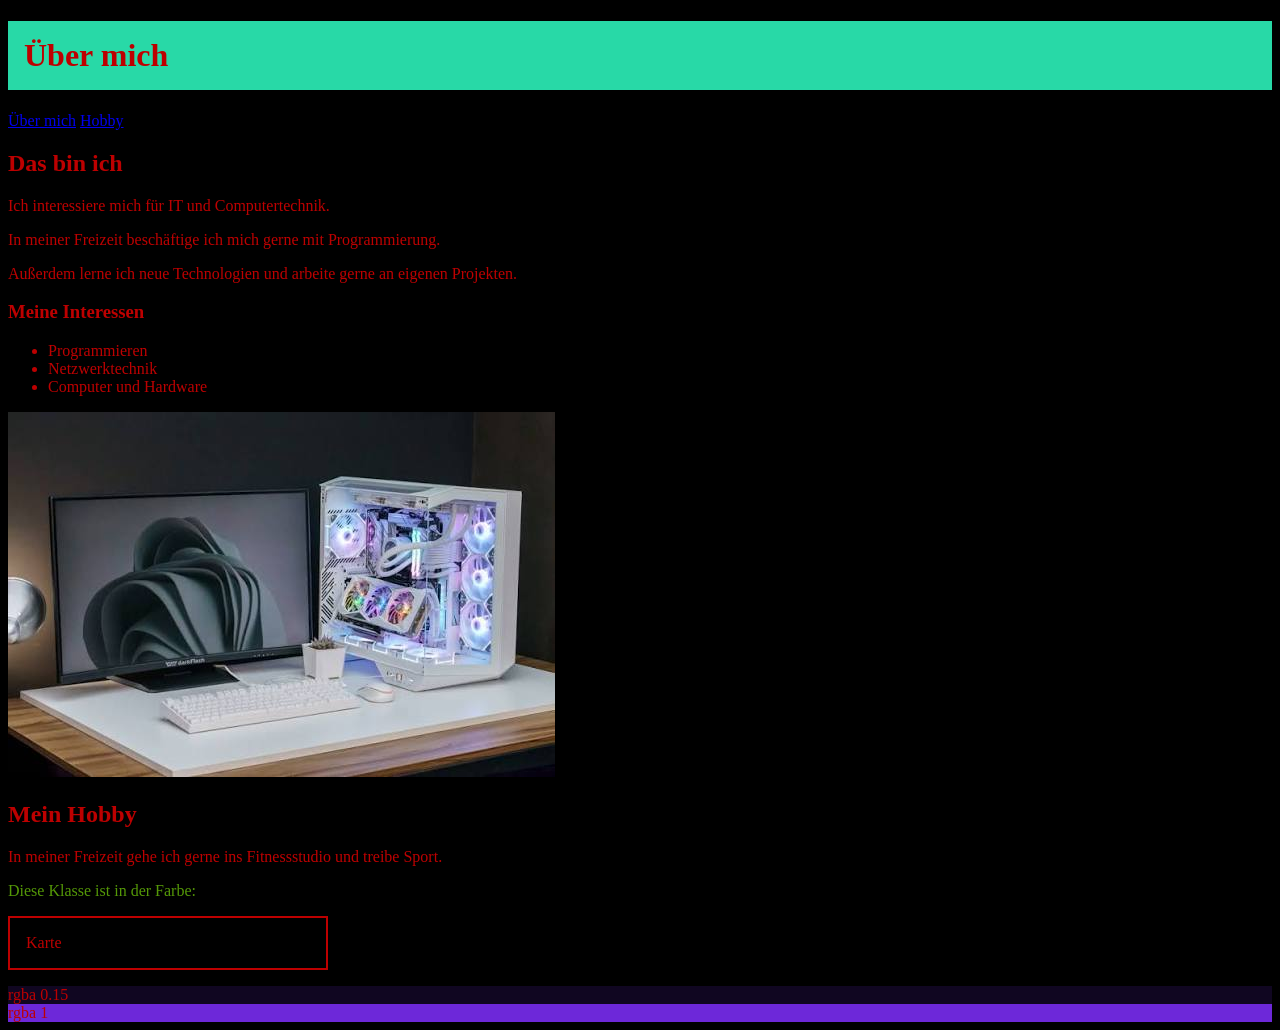
<file: 2026-09-29-css-basic/index.html>
<!DOCTYPE html>
<html lang="en">
<head>
    <meta charset="UTF-8">
    <meta name="viewport" content="width=device-width, initial-scale=1.0">
    <link rel="stylesheet" href="style.css">
    <title>Über mich</title>
</head>
<body>
    <h1>Über mich</h1> 

    <nav> <!--<nav> – Enthält die Navigationslinks einer Website, damit Benutzer zwischen verschiedenen Bereichen/Seiten wechseln können.-->
            <a href="#ueber-mich">Über mich</a>
            <a href="#hobby">Hobby</a>
    </nav>

    <main>
        <article id="ueber-mich"> <!--<article> – Enthält einen eigenständigen Inhalt, z. B. einen Blogbeitrag, Artikel oder Text über ein bestimmtes Thema.-->
            <!-- article = Hauptinhalt der Seite -->
            <h2>Das bin ich</h2>

            <p>Ich interessiere mich für IT und Computertechnik.</p>
            <p>In meiner Freizeit beschäftige ich mich gerne mit Programmierung.</p>
            <p>Außerdem lerne ich neue Technologien und arbeite gerne an eigenen Projekten.</p>

            <h3>Meine Interessen</h3>
            <ul>
                <li>Programmieren</li>
                <li>Netzwerktechnik</li>
                <li>Computer und Hardware</li>
            </ul>

            <img src="images.jpg" alt="Computer auf einem Schreibtisch">
        </article>

        <aside id="hobby"> <!--<aside> – Enthält zusätzliche Informationen zum Hauptinhalt, z. B. Hobbys, Hinweise oder eine Seitenleiste.-->
            <!-- aside = zusätzliche Informationen zum Hauptinhalt -->
            <h2>Mein Hobby</h2>
            <p>In meiner Freizeit gehe ich gerne ins Fitnessstudio und treibe Sport.</p>
        </aside>
        <p class="gefaerbt">Diese Klasse ist in der Farbe:</p>
        <p class="karte">Karte</p>
        <div class="leicht">rgba 0.15</div>
        <div class="voll">rgba 1</div>
    </main>

</body>
</html>
</file>
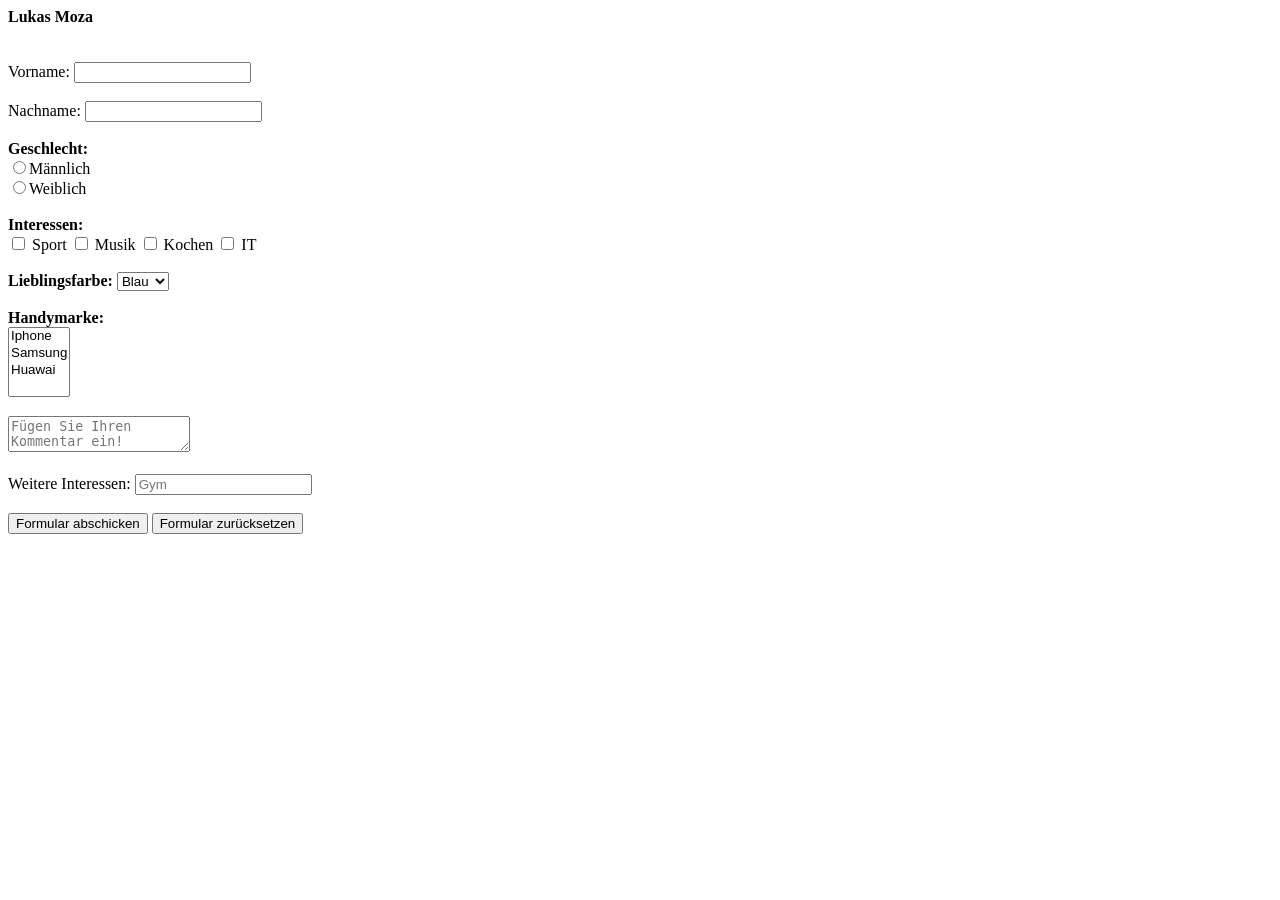
<file: 2026-10-06-Formular/index.html>
<!DOCTYPE html>
<html lang="de">
<head>
    <meta charset="UTF-8">
    <meta name="viewport" content="width=device-width, initial-scale=1.0">
    <title>Moza</title>
</head>
<body>
    <form
        action="mailto:moz220598@spengergasse.at?subject=Formular%20HTML%20Uebung%20Formular"
        method="post" enctype="text/plain">
        <b>Lukas Moza</b>
        <br><br><br>
        <!-- Texteingabe -->
        <label for="Vorname">Vorname: </label>
        <input type="text" name="Vorname" id="Vorname">
        <br><br>
        <label for="Nachname">Nachname: </label>
        <input type="text" name="Nachname" id="Nachname">
        <br><br>
        <!-- Radiobutton -->
         <b>Geschlecht:</b>
         <br>
         <input type="radio" name="geschlecht" value="maennlich" required>Männlich
         <br>
         <input type="radio" name="geschlecht" value="weiblich">Weiblich
         <br><br>
        <!-- Checkbox -->
         <b>Interessen:</b>
         <br>
         <input type="checkbox" name="hobby" value="Sport"> Sport
         <input type="checkbox" name="hobby" value="Musik"> Musik
         <input type="checkbox" name="hobby" value="kochen"> Kochen
         <input type="checkbox" name="hobby" value="It"> IT
         <br><br>
         
         <!-- Dropdown -->
        <b>Lieblingsfarbe: </b>
        <select name="farbe">
            <option value="blau">Blau</option>
            <option value="grün">Grün</option>
            <option value="rot">Rot</option>
            <option value="gelb">Gelb</option>
        </select>
        <br><br>

        <!-- Merhfachauswahl -->
         <b>Handymarke: </b>
         <br>
        <select name="handy" multiple>
            <option value="Iphone">Iphone</option>
            <option value="Samsung">Samsung</option>
            <option value="Huawai">Huawai</option>
        </select>
        <br><br>

        <!-- Mehrzeilige Textfelder -->
        <textarea name="Kommentar" placeholder="Fügen Sie Ihren Kommentar ein!"></textarea>
        <br><br>

        <!-- Und ein weiteres Eingabefeld -->
         <label for="WeitereInteressen">Weitere Interessen: </label>
        <input type="text" name="WeitereInteressen" id="WeitereInteressen" placeholder="Gym">
        <br><br>


         <!-- Button -->
          <input type="submit"
          value="Formular abschicken">
          <input type="reset"
          value="Formular zurücksetzen">
        
    </form>
    <!-- Texteingabe -->
    <!-- Radiobutton -->
    <!-- Checkbox -->
    <!-- Dropdown -->
    <!-- Merhfachauswahl -->
    <!-- Mehrzeilige Textfelder -->
    <!-- Und ein weiteres Eingabefeld -->
    <!-- Beim Abschicken des Formulars soll der Mailclient aufgerufen werden und die eingegebenen Daten an "Ihre eMail-Adresse" übermittelt werden.
     Die eMail soll vom Formular mit einem Betreff vesehen werden. -->
    <!-- Bonus: Pflichtfelder, pattern-matching -->
</body>
</html>
</file>
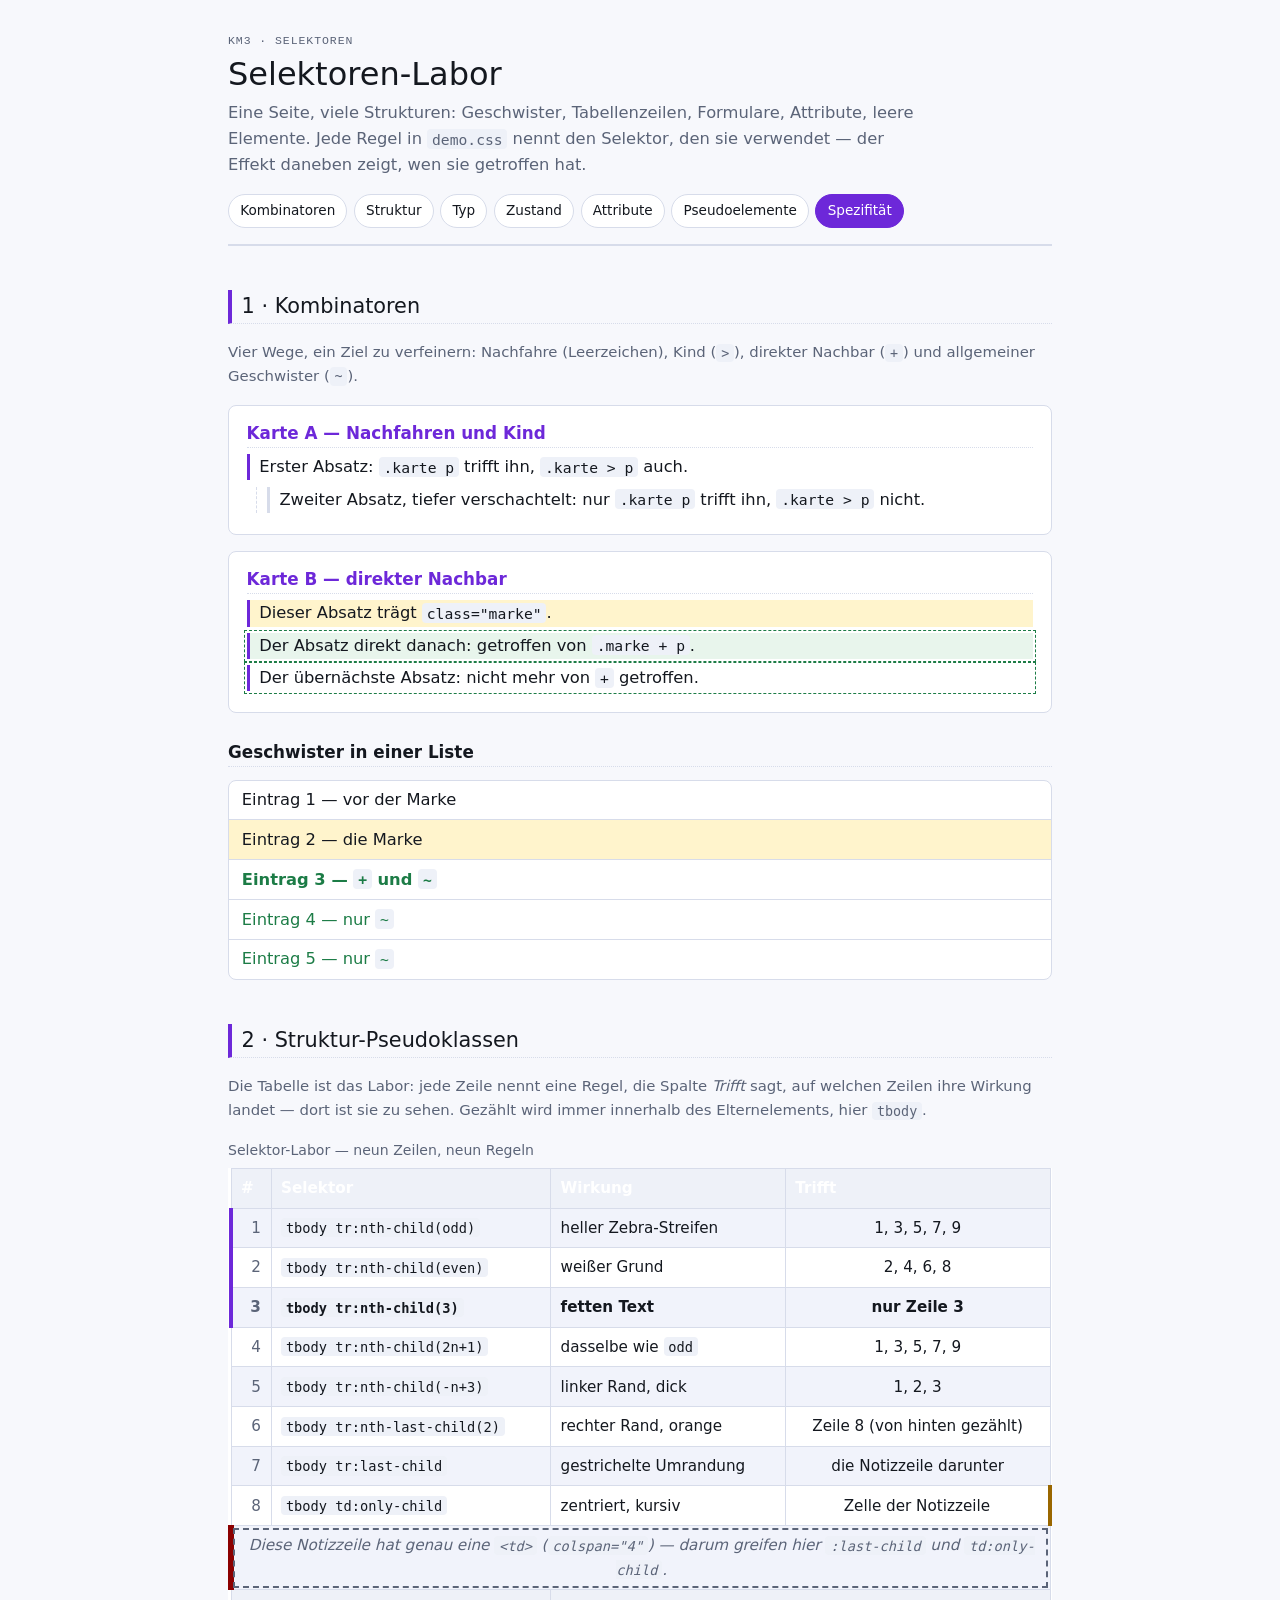
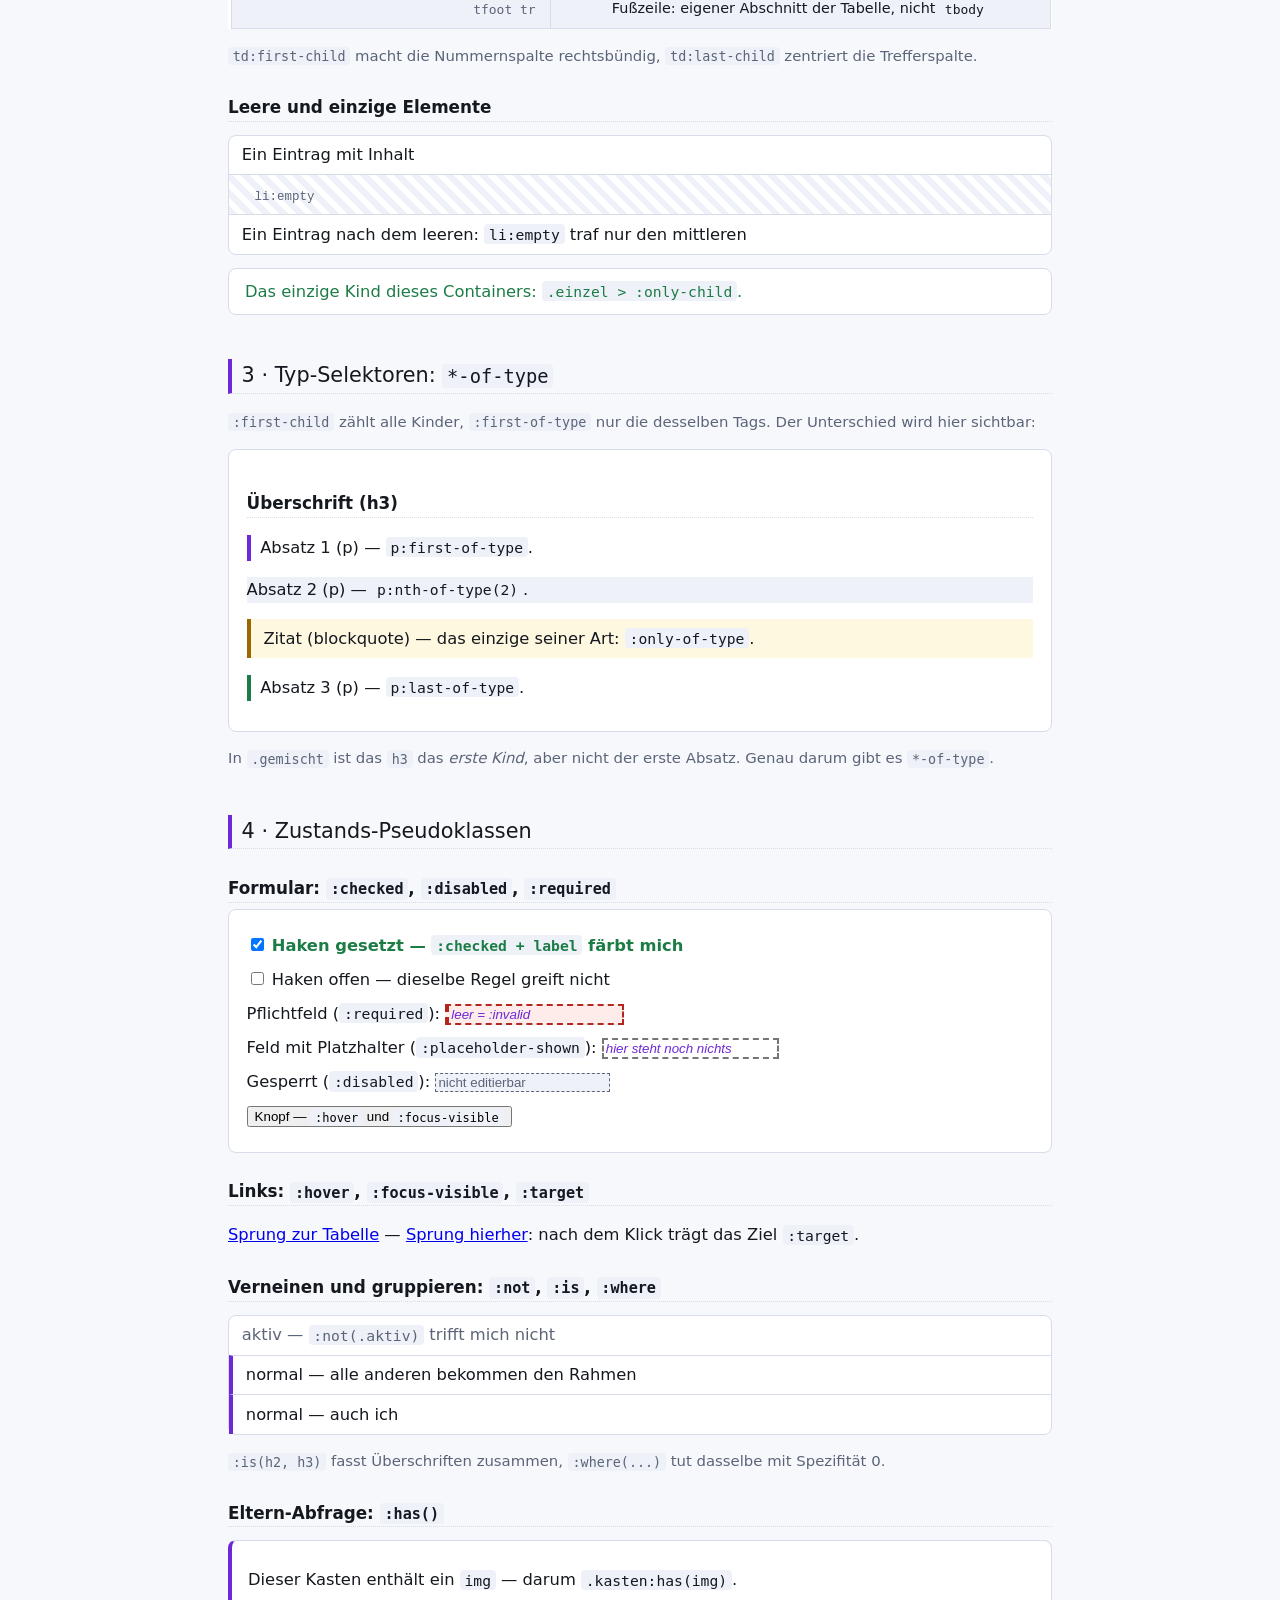
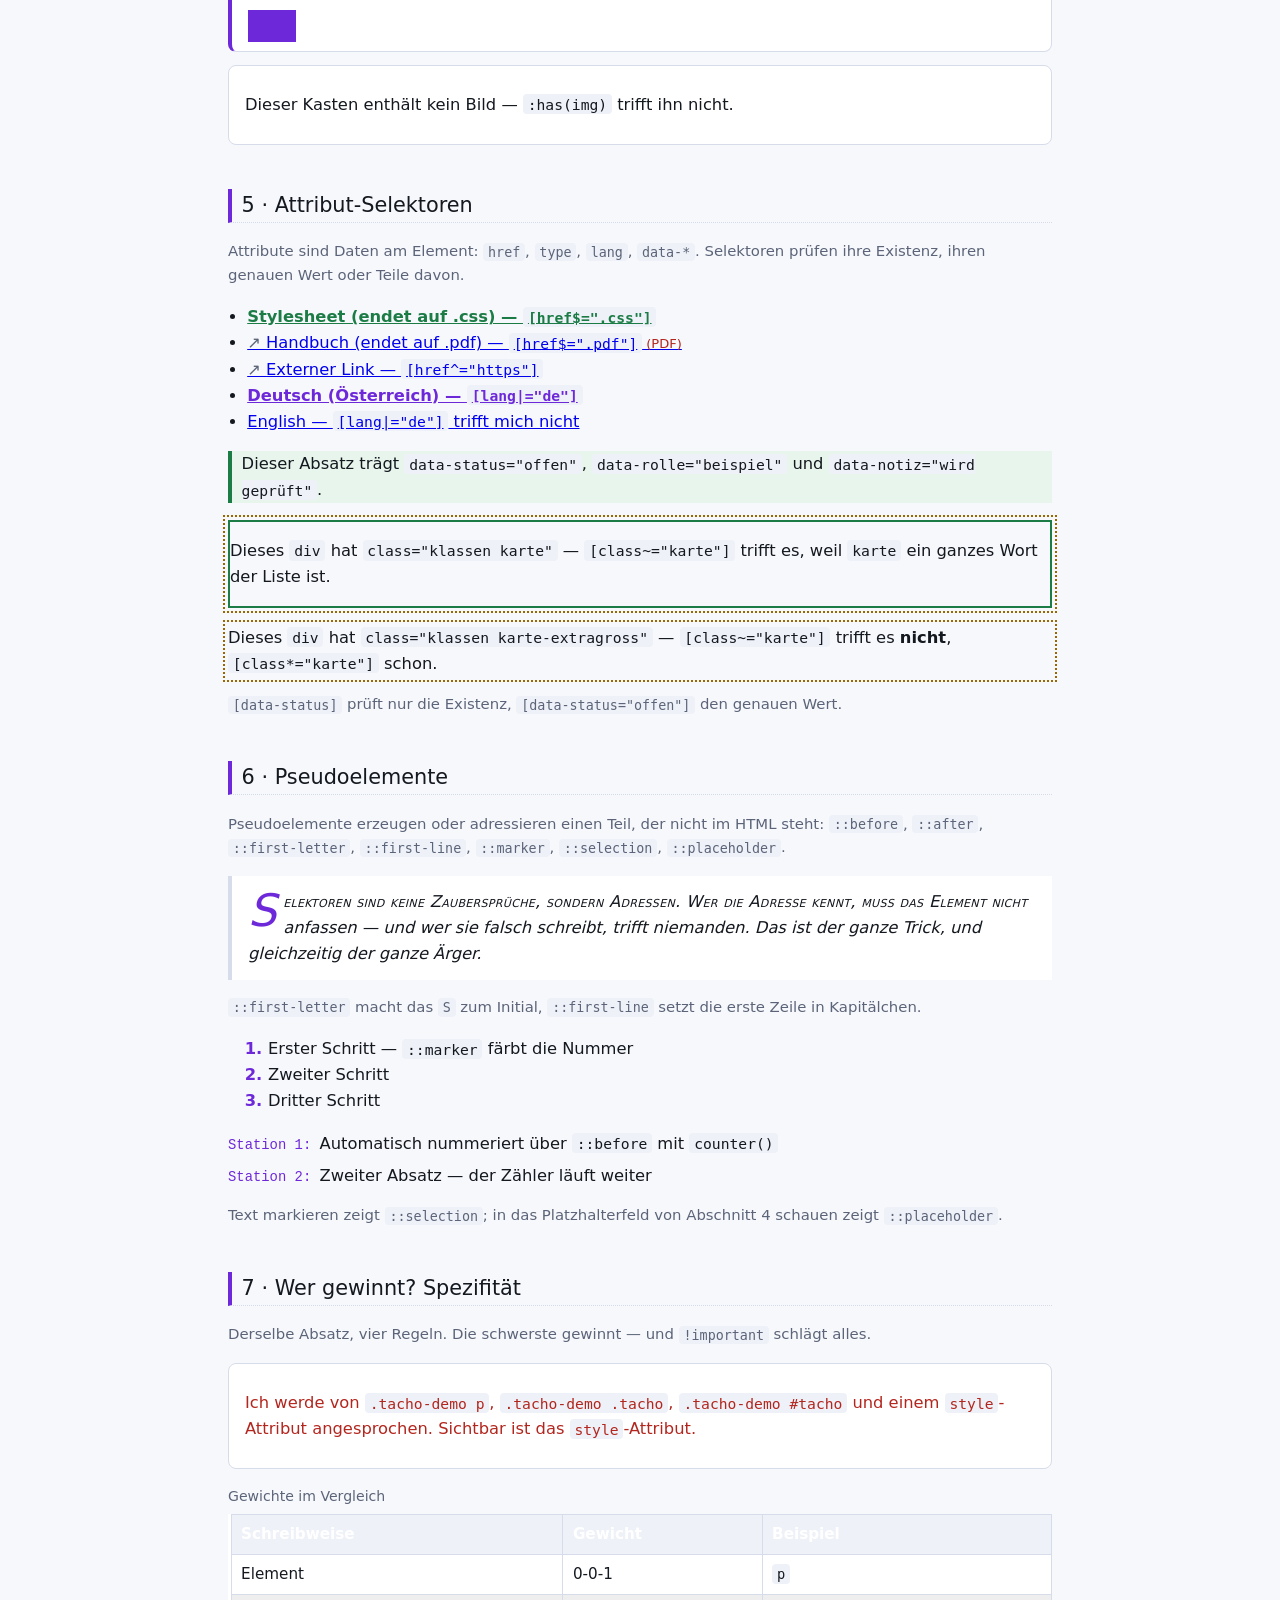
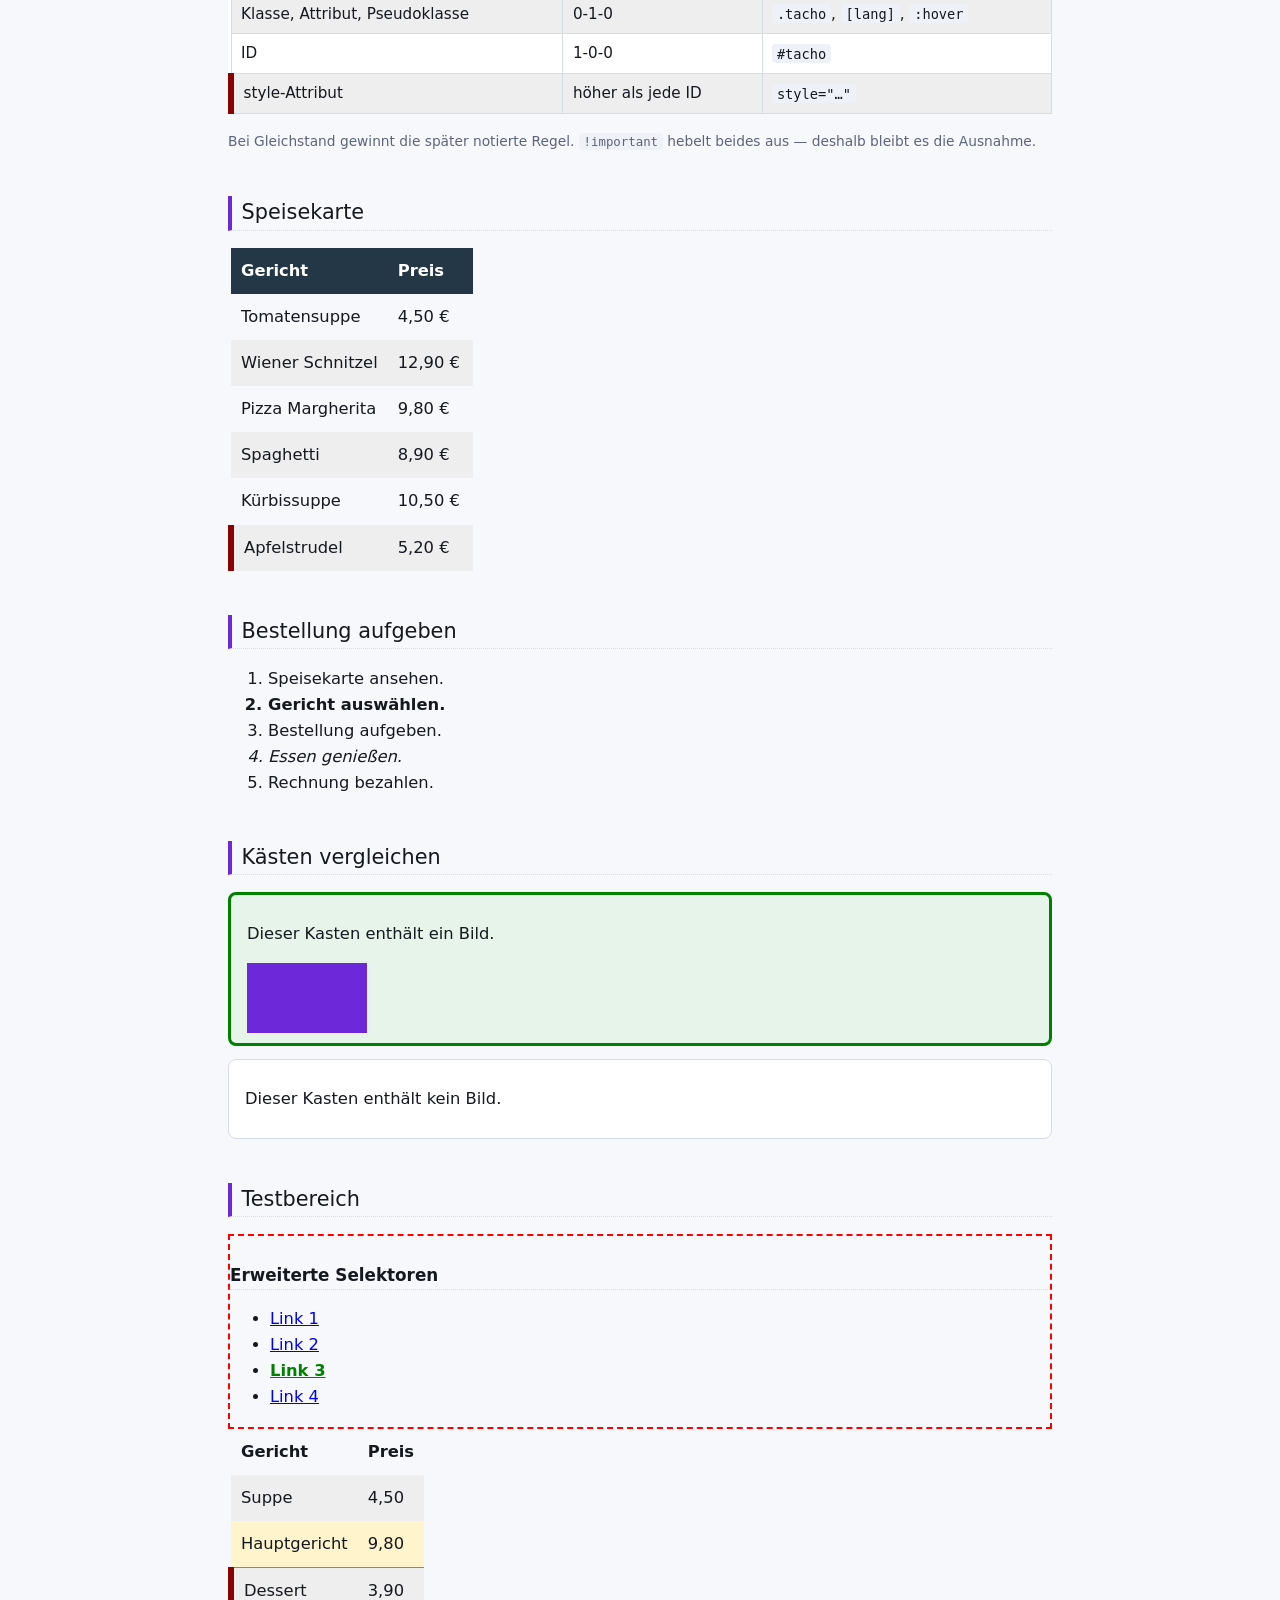
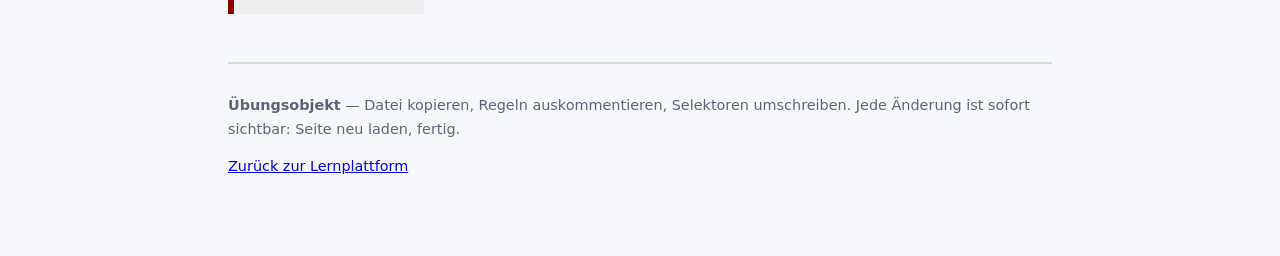
<file: 2026-11-13/KM3-04-css-selektoren/demo copy.html>
<!DOCTYPE html>
<html lang="de">
<head>
    <meta charset="UTF-8">
    <meta name="viewport" content="width=device-width, initial-scale=1.0">
    <title>Selektoren-Labor — jede Regel trifft genau, was sie soll</title>
    <link rel="stylesheet" href="demo copy.css">
    <link rel="stylesheet" href="loesung.css">
</head>
<body>

<!-- ===================================================================
     Diese Seite ist das Übungsobjekt: lauter Strukturen, an denen sich
     jede Selektoren-Art zeigen lässt. demo.css daneben enthält zu jeder
     Regel einen Kommentar mit dem Selektor und seiner Wirkung.
     Vorgehen: DevTools öffnen (F12) → Elements → Element anklicken →
     rechts unter „Styles" sieht man, welche Regel greift. Regel in
     demo.css auskommentieren → Effekt verschwindet.
     =================================================================== -->

<header class="seite">
    <p class="kicker">KM3 · Selektoren</p>
    <h1>Selektoren-Labor</h1>
    <p class="intro">
        Eine Seite, viele Strukturen: Geschwister, Tabellenzeilen, Formulare,
        Attribute, leere Elemente. Jede Regel in <code>demo.css</code> nennt
        den Selektor, den sie verwendet — der Effekt daneben zeigt, wen sie
        getroffen hat.
    </p>
    <nav class="wegweiser" aria-label="Abschnitte">
        <a href="#kombinatoren">Kombinatoren</a>
        <a href="#struktur">Struktur</a>
        <a href="#typ">Typ</a>
        <a href="#zustand">Zustand</a>
        <a href="#attribute">Attribute</a>
        <a href="#pseudo">Pseudoelemente</a>
        <a href="#spezifitaet">Spezifität</a>
    </nav>
</header>

<main>

<!-- ------------------------------------------------------ Kombinatoren -->
<section id="kombinatoren">
    <h2>1 · Kombinatoren</h2>
    <p class="hinweis">
        Vier Wege, ein Ziel zu verfeinern: Nachfahre (Leerzeichen),
        Kind (<code>&gt;</code>), direkter Nachbar (<code>+</code>) und
        allgemeiner Geschwister (<code>~</code>).
    </p>

    <article class="karte">
        <h3>Karte A — Nachfahren und Kind</h3>
        <p>Erster Absatz: <code>.karte p</code> trifft ihn, <code>.karte &gt; p</code> auch.</p>
        <div class="innen">
            <p>Zweiter Absatz, tiefer verschachtelt: nur <code>.karte p</code> trifft ihn,
                <code>.karte &gt; p</code> nicht.</p>
        </div>
    </article>

    <article class="karte">
        <h3>Karte B — direkter Nachbar</h3>
        <p class="marke">Dieser Absatz trägt <code>class="marke"</code>.</p>
        <p>Der Absatz direkt danach: getroffen von <code>.marke + p</code>.</p>
        <p>Der übernächste Absatz: nicht mehr von <code>+</code> getroffen.</p>
    </article>

    <h3>Geschwister in einer Liste</h3>
    <ul class="liste">
        <li>Eintrag 1 — vor der Marke</li>
        <li class="marke">Eintrag 2 — die Marke</li>
        <li>Eintrag 3 — <code>+</code> und <code>~</code></li>
        <li>Eintrag 4 — nur <code>~</code></li>
        <li>Eintrag 5 — nur <code>~</code></li>
    </ul>
</section>

<!-- ---------------------------------------------------------- Struktur -->
<section id="struktur">
    <h2>2 · Struktur-Pseudoklassen</h2>
    <p class="hinweis">
        Die Tabelle ist das Labor: jede Zeile nennt eine Regel, die Spalte
        <em>Trifft</em> sagt, auf welchen Zeilen ihre Wirkung landet — dort
        ist sie zu sehen. Gezählt wird immer innerhalb des Elternelements,
        hier <code>tbody</code>.
    </p>

    <table class="labor">
        <caption>Selektor-Labor — neun Zeilen, neun Regeln</caption>
        <thead>
            <tr>
                <th scope="col">#</th>
                <th scope="col">Selektor</th>
                <th scope="col">Wirkung</th>
                <th scope="col">Trifft</th>
            </tr>
        </thead>
        <tbody>
            <tr>
                <td>1</td>
                <td><code>tbody tr:nth-child(odd)</code></td>
                <td>heller Zebra-Streifen</td>
                <td>1, 3, 5, 7, 9</td>
            </tr>
            <tr>
                <td>2</td>
                <td><code>tbody tr:nth-child(even)</code></td>
                <td>weißer Grund</td>
                <td>2, 4, 6, 8</td>
            </tr>
            <tr>
                <td>3</td>
                <td><code>tbody tr:nth-child(3)</code></td>
                <td>fetten Text</td>
                <td>nur Zeile 3</td>
            </tr>
            <tr>
                <td>4</td>
                <td><code>tbody tr:nth-child(2n+1)</code></td>
                <td>dasselbe wie <code>odd</code></td>
                <td>1, 3, 5, 7, 9</td>
            </tr>
            <tr>
                <td>5</td>
                <td><code>tbody tr:nth-child(-n+3)</code></td>
                <td>linker Rand, dick</td>
                <td>1, 2, 3</td>
            </tr>
            <tr>
                <td>6</td>
                <td><code>tbody tr:nth-last-child(2)</code></td>
                <td>rechter Rand, orange</td>
                <td>Zeile 8 (von hinten gezählt)</td>
            </tr>
            <tr>
                <td>7</td>
                <td><code>tbody tr:last-child</code></td>
                <td>gestrichelte Umrandung</td>
                <td>die Notizzeile darunter</td>
            </tr>
            <tr>
                <td>8</td>
                <td><code>tbody td:only-child</code></td>
                <td>zentriert, kursiv</td>
                <td>Zelle der Notizzeile</td>
            </tr>
            <tr>
                <td colspan="4">Diese Notizzeile hat genau eine <code>&lt;td&gt;</code> (<code>colspan="4"</code>) — darum greifen hier <code>:last-child</code> und <code>td:only-child</code>.</td>
            </tr>
        </tbody>
        <tfoot>
            <tr>
                <td colspan="2"><code>tfoot tr</code></td>
                <td colspan="2">Fußzeile: eigener Abschnitt der Tabelle, nicht <code>tbody</code></td>
            </tr>
        </tfoot>
    </table>

    <p class="hinweis">
        <code>td:first-child</code> macht die Nummernspalte rechtsbündig,
        <code>td:last-child</code> zentriert die Trefferspalte.
    </p>

    <h3>Leere und einzige Elemente</h3>
    <ul class="liste">
        <li>Ein Eintrag mit Inhalt</li>
        <li class="leer"></li>
        <li>Ein Eintrag nach dem leeren: <code>li:empty</code> traf nur den mittleren</li>
    </ul>
    <div class="einzel">
        <p>Das einzige Kind dieses Containers: <code>.einzel &gt; :only-child</code>.</p>
    </div>
</section>

<!-- --------------------------------------------------------------- Typ -->
<section id="typ">
    <h2>3 · Typ-Selektoren: <code>*-of-type</code></h2>
    <p class="hinweis">
        <code>:first-child</code> zählt alle Kinder, <code>:first-of-type</code>
        nur die desselben Tags. Der Unterschied wird hier sichtbar:
    </p>

    <article class="gemischt">
        <h3>Überschrift (h3)</h3>
        <p>Absatz 1 (p) — <code>p:first-of-type</code>.</p>
        <p>Absatz 2 (p) — <code>p:nth-of-type(2)</code>.</p>
        <blockquote>Zitat (blockquote) — das einzige seiner Art: <code>:only-of-type</code>.</blockquote>
        <p>Absatz 3 (p) — <code>p:last-of-type</code>.</p>
    </article>

    <p class="hinweis">
        In <code>.gemischt</code> ist das <code>h3</code> das
        <em>erste Kind</em>, aber nicht der erste Absatz. Genau darum gibt es
        <code>*-of-type</code>.
    </p>
</section>

<!-- ----------------------------------------------------------- Zustand -->
<section id="zustand">
    <h2>4 · Zustands-Pseudoklassen</h2>

    <h3>Formular: <code>:checked</code>, <code>:disabled</code>, <code>:required</code></h3>
    <form class="formular">
        <p class="feld">
            <input type="checkbox" id="demo-haken" checked>
            <label for="demo-haken">Haken gesetzt — <code>:checked + label</code> färbt mich</label>
        </p>
        <p class="feld">
            <input type="checkbox" id="demo-haken-2">
            <label for="demo-haken-2">Haken offen — dieselbe Regel greift nicht</label>
        </p>
        <p class="feld">
            <label for="demo-text">Pflichtfeld (<code>:required</code>):</label>
            <input type="text" id="demo-text" required placeholder="leer = :invalid">
        </p>
        <p class="feld">
            <label for="demo-text-2">Feld mit Platzhalter (<code>:placeholder-shown</code>):</label>
            <input type="text" id="demo-text-2" placeholder="hier steht noch nichts">
        </p>
        <p class="feld">
            <label for="demo-gesperrt">Gesperrt (<code>:disabled</code>):</label>
            <input type="text" id="demo-gesperrt" value="nicht editierbar" disabled>
        </p>
        <p class="feld">
            <button type="button">Knopf — <code>:hover</code> und <code>:focus-visible</code></button>
        </p>
    </form>

    <h3>Links: <code>:hover</code>, <code>:focus-visible</code>, <code>:target</code></h3>
    <p>
        <a href="#struktur">Sprung zur Tabelle</a> —
        <a href="#zustand">Sprung hierher</a>: nach dem Klick trägt das Ziel
        <code>:target</code>.
    </p>

    <h3>Verneinen und gruppieren: <code>:not</code>, <code>:is</code>, <code>:where</code></h3>
    <ul class="liste auswahl">
        <li class="aktiv">aktiv — <code>:not(.aktiv)</code> trifft mich nicht</li>
        <li>normal — alle anderen bekommen den Rahmen</li>
        <li>normal — auch ich</li>
    </ul>
    <p class="hinweis">
        <code>:is(h2, h3)</code> fasst Überschriften zusammen,
        <code>:where(...)</code> tut dasselbe mit Spezifität 0.
    </p>

    <h3>Eltern-Abfrage: <code>:has()</code></h3>
    <div class="kasten">
        <p>Dieser Kasten enthält ein <code>img</code> — darum <code>.kasten:has(img)</code>.</p>
        <img src="data:image/svg+xml,%3Csvg xmlns='http://www.w3.org/2000/svg' width='48' height='32'%3E%3Crect width='48' height='32' fill='%236d28d9'/%3E%3C/svg%3E"
             alt="Platzhalterbild" width="48" height="32">
    </div>
    <div class="kasten">
        <p>Dieser Kasten enthält kein Bild — <code>:has(img)</code> trifft ihn nicht.</p>
    </div>
</section>

<!-- -------------------------------------------------------- Attribute -->
<section id="attribute">
    <h2>5 · Attribut-Selektoren</h2>
    <p class="hinweis">
        Attribute sind Daten am Element: <code>href</code>, <code>type</code>,
        <code>lang</code>, <code>data-*</code>. Selektoren prüfen ihre
        Existenz, ihren genauen Wert oder Teile davon.
    </p>

    <ul class="links">
        <li><a href="demo.css">Stylesheet (endet auf .css) — <code>[href$=".css"]</code></a></li>
        <li><a href="https://example.org/handbuch.pdf">Handbuch (endet auf .pdf) — <code>[href$=".pdf"]</code></a></li>
        <li><a href="https://example.org/">Externer Link — <code>[href^="https"]</code></a></li>
        <li><a href="#attribute" lang="de-AT">Deutsch (Österreich) — <code>[lang|="de"]</code></a></li>
        <li><a href="#attribute" lang="en">English — <code>[lang|="de"]</code> trifft mich nicht</a></li>
    </ul>

    <p class="daten" data-status="offen" data-rolle="beispiel" data-notiz="wird geprüft">
        Dieser Absatz trägt <code>data-status="offen"</code>,
        <code>data-rolle="beispiel"</code> und
        <code>data-notiz="wird geprüft"</code>.
    </p>

    <div class="klassen karte">
        <p>Dieses <code>div</code> hat <code>class="klassen karte"</code> —
            <code>[class~="karte"]</code> trifft es, weil <code>karte</code>
            ein ganzes Wort der Liste ist.</p>
    </div>
    <div class="klassen karte-extragross">
        <p>Dieses <code>div</code> hat <code>class="klassen karte-extragross"</code> —
            <code>[class~="karte"]</code> trifft es <strong>nicht</strong>,
            <code>[class*="karte"]</code> schon.</p>
    </div>

    <p class="hinweis">
        <code>[data-status]</code> prüft nur die Existenz,
        <code>[data-status="offen"]</code> den genauen Wert.
    </p>
</section>

<!-- ---------------------------------------------------- Pseudoelemente -->
<section id="pseudo">
    <h2>6 · Pseudoelemente</h2>
    <p class="hinweis">
        Pseudoelemente erzeugen oder adressieren einen Teil, der nicht im HTML
        steht: <code>::before</code>, <code>::after</code>, <code>::first-letter</code>,
        <code>::first-line</code>, <code>::marker</code>, <code>::selection</code>,
        <code>::placeholder</code>.
    </p>

    <blockquote class="zitat">
        Selektoren sind keine Zaubersprüche, sondern Adressen. Wer die Adresse
        kennt, muss das Element nicht anfassen — und wer sie falsch schreibt,
        trifft niemanden. Das ist der ganze Trick, und gleichzeitig der ganze
        Ärger.
    </blockquote>
    <p class="hinweis">
        <code>::first-letter</code> macht das <code>S</code> zum Initial,
        <code>::first-line</code> setzt die erste Zeile in Kapitälchen.
    </p>

    <ol class="schritte">
        <li>Erster Schritt — <code>::marker</code> färbt die Nummer</li>
        <li>Zweiter Schritt</li>
        <li>Dritter Schritt</li>
    </ol>

    <p class="zaehler">Automatisch nummeriert über <code>::before</code> mit <code>counter()</code></p>
    <p class="zaehler">Zweiter Absatz — der Zähler läuft weiter</p>

    <p class="hinweis">
        Text markieren zeigt <code>::selection</code>; in das Platzhalterfeld
        von Abschnitt 4 schauen zeigt <code>::placeholder</code>.
    </p>
</section>

<!-- -------------------------------------------------------- Spezifität -->
<section id="spezifitaet">
    <h2>7 · Wer gewinnt? Spezifität</h2>
    <p class="hinweis">
        Derselbe Absatz, vier Regeln. Die schwerste gewinnt — und
        <code>!important</code> schlägt alles.
    </p>

    <div class="tacho-demo">
        <p class="tacho" id="tacho" style="color: #b3261e;">
            Ich werde von <code>.tacho-demo p</code>, <code>.tacho-demo .tacho</code>,
            <code>.tacho-demo #tacho</code> und einem <code>style</code>-Attribut
            angesprochen. Sichtbar ist das <code>style</code>-Attribut.
        </p>
    </div>

    <table class="gewichte">
        <caption>Gewichte im Vergleich</caption>
        <thead>
            <tr><th scope="col">Schreibweise</th><th scope="col">Gewicht</th><th scope="col">Beispiel</th></tr>
        </thead>
        <tbody>
            <tr><td>Element</td><td>0-0-1</td><td><code>p</code></td></tr>
            <tr><td>Klasse, Attribut, Pseudoklasse</td><td>0-1-0</td><td><code>.tacho</code>, <code>[lang]</code>, <code>:hover</code></td></tr>
            <tr><td>ID</td><td>1-0-0</td><td><code>#tacho</code></td></tr>
            <tr><td>style-Attribut</td><td>höher als jede ID</td><td><code>style="…"</code></td></tr>
        </tbody>
    </table>
    <p class="fussnote">
        Bei Gleichstand gewinnt die später notierte Regel. <code>!important</code>
        hebelt beides aus — deshalb bleibt es die Ausnahme.
    </p>
</section>




<h2>Speisekarte</h2>

<table>
    <thead>
        <tr>
            <th>Gericht</th>
            <th>Preis</th>
        </tr>
    </thead>

    <tbody>
        <tr>
            <td>Tomatensuppe</td>
            <td>4,50 €</td>
        </tr>
        <tr>
            <td>Wiener Schnitzel</td>
            <td>12,90 €</td>
        </tr>
        <tr>
            <td>Pizza Margherita</td>
            <td>9,80 €</td>
        </tr>
        <tr>
            <td>Spaghetti</td>
            <td>8,90 €</td>
        </tr>
        <tr>
            <td>Kürbissuppe</td>
            <td>10,50 €</td>
        </tr>
        <tr>
            <td>Apfelstrudel</td>
            <td>5,20 €</td>
        </tr>
    </tbody>
</table>





<h2>Bestellung aufgeben</h2>

<ol>
    <li>Speisekarte ansehen.</li>
    <li>Gericht auswählen.</li>
    <li>Bestellung aufgeben.</li>
    <li>Essen genießen.</li>
    <li>Rechnung bezahlen.</li>
</ol>



<h2>Kästen vergleichen</h2>

<div class="kasten">
    <p>Dieser Kasten enthält ein Bild.</p>

    <img
        src="data:image/svg+xml,%3Csvg xmlns='http://www.w3.org/2000/svg' width='120' height='70'%3E%3Crect width='120' height='70' fill='%236d28d9'/%3E%3C/svg%3E"
        alt="Violettes Rechteck"
        width="120"
        height="70">
</div>

<div class="kasten">
    <p>Dieser Kasten enthält kein Bild.</p>
</div>



<article class="testbereich">
    <h2>Testbereich</h2>

    <section data-topic="css-adv-selectors">
        <h3>Erweiterte Selektoren</h3>
        <ul>
            <li><a href="#">Link 1</a></li>
            <li><a href="#">Link 2</a></li>
            <li><a href="#">Link 3</a></li>
            <li><a href="#">Link 4</a></li>
        </ul>
    </section>

    <table class="preise">
        <tr><th>Gericht</th><th>Preis</th></tr>
        <tr><td>Suppe</td><td>4,50</td></tr>
        <tr><td>Hauptgericht</td><td>9,80</td></tr>
        <tr><td>Dessert</td><td>3,90</td></tr>
    </table>
</article>

</main>

<footer class="seite">
    <p>
        <strong>Übungsobjekt</strong> — Datei kopieren, Regeln auskommentieren,
        Selektoren umschreiben. Jede Änderung ist sofort sichtbar:
        Seite neu laden, fertig.
    </p>
    <p><a href="../../index.html">Zurück zur Lernplattform</a></p>
</footer>
</body>
</html>
</file>
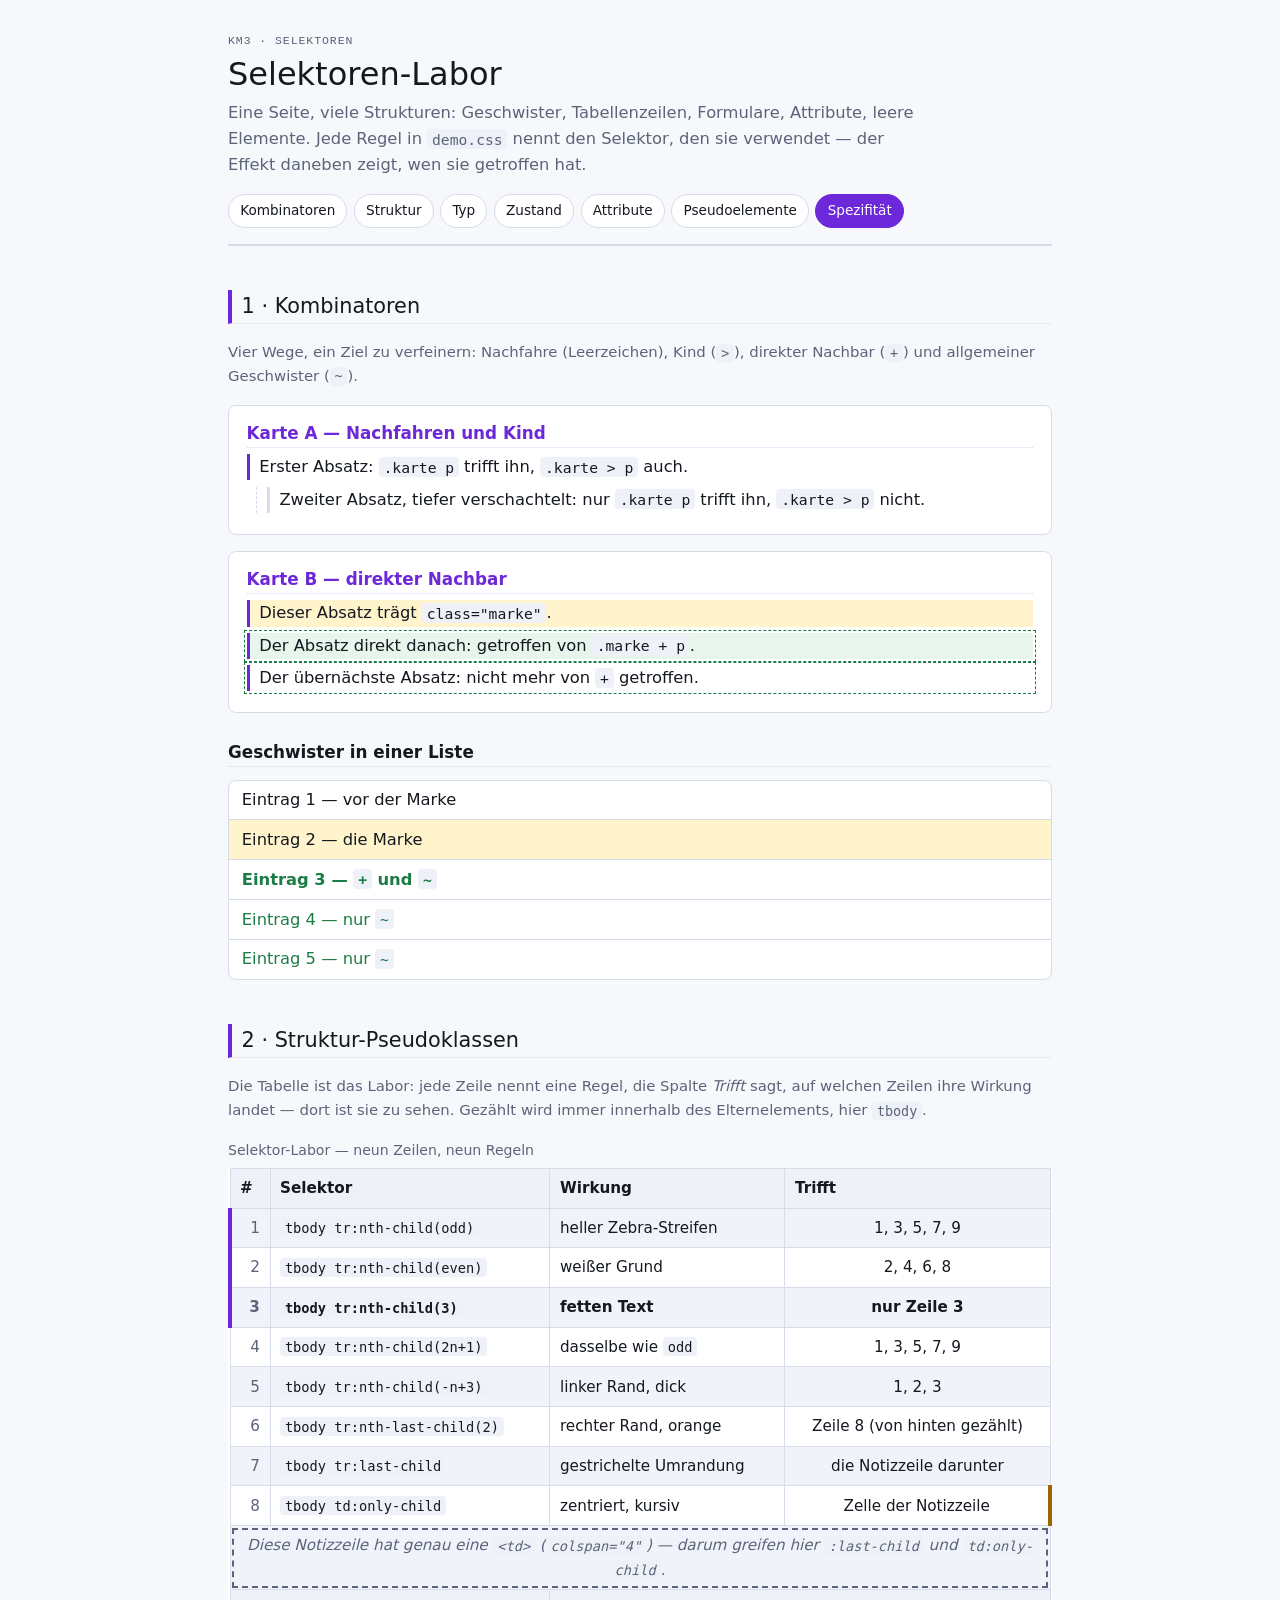
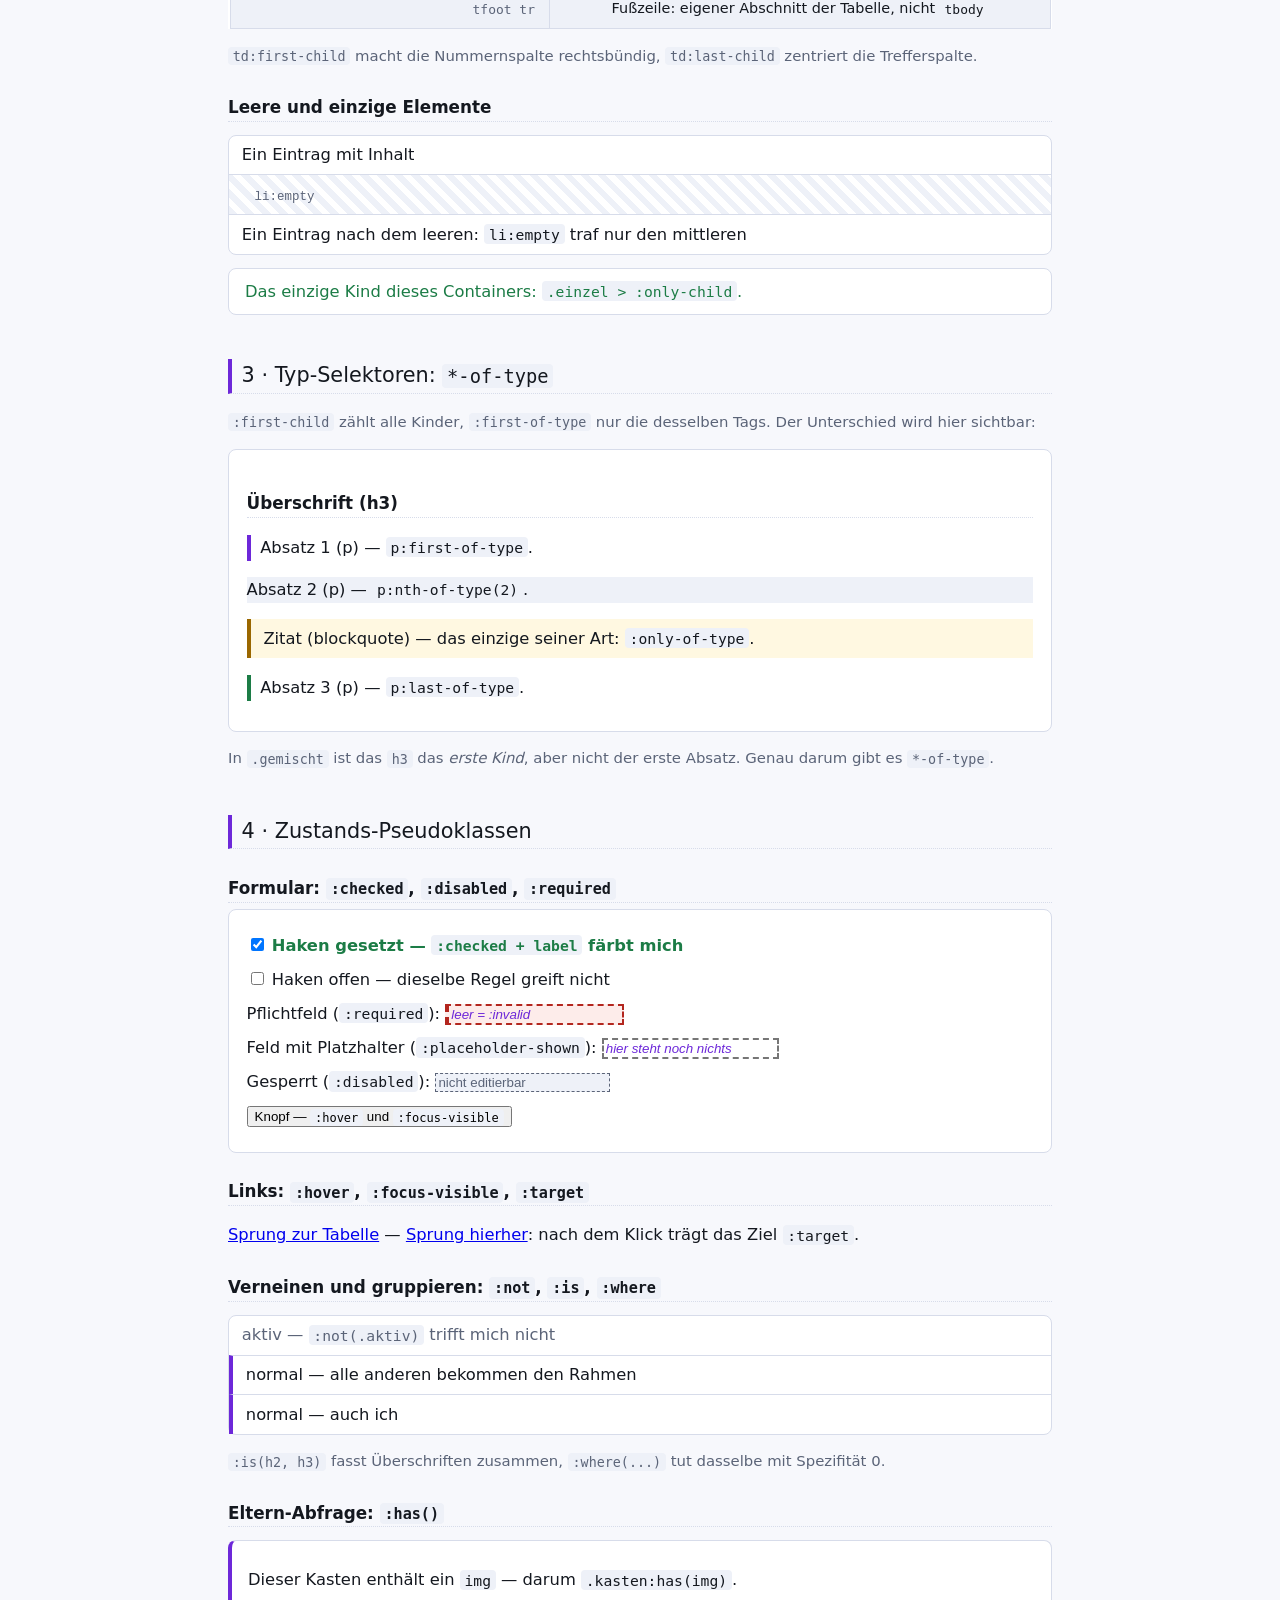
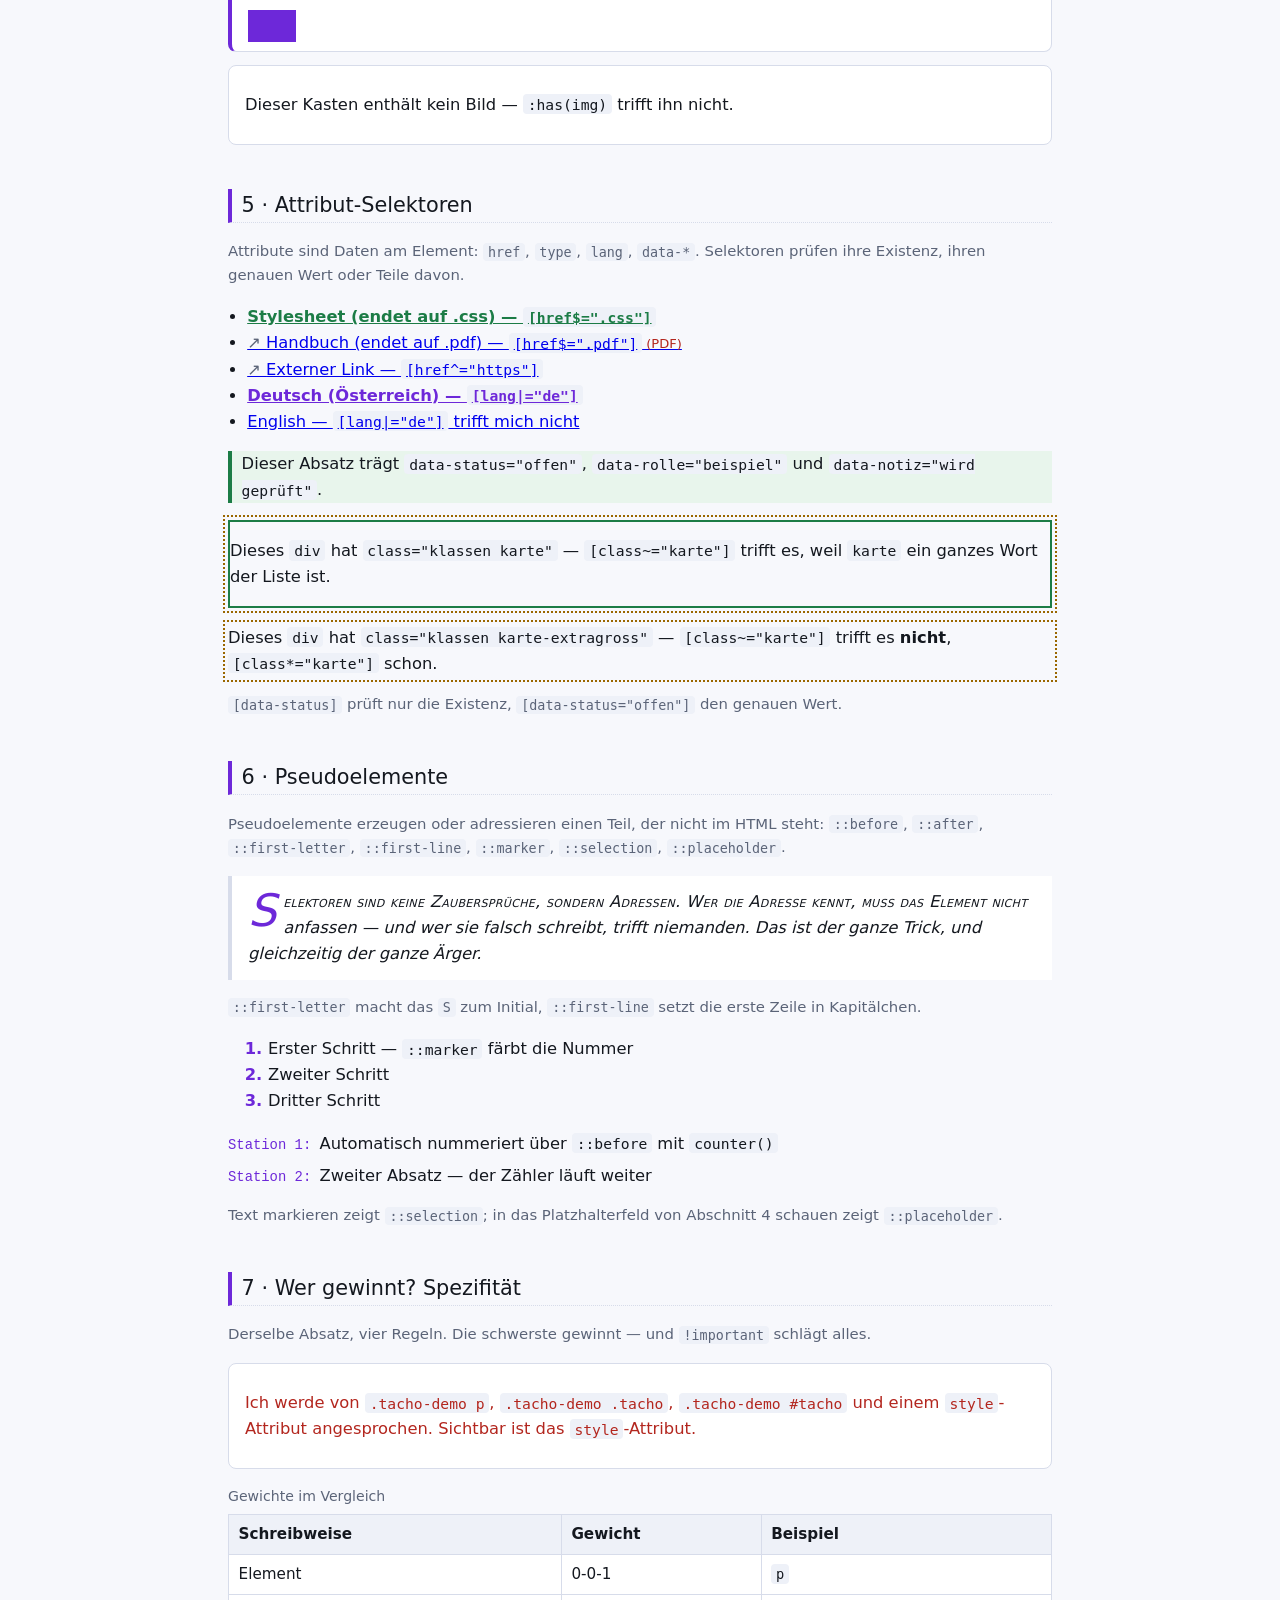
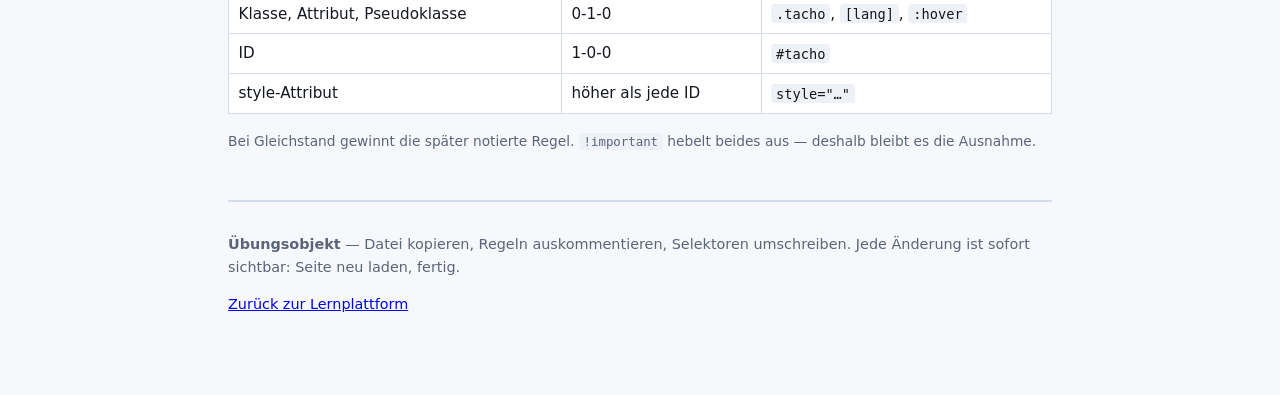
<file: 2026-11-13/KM3-04-css-selektoren/demo.html>
<!DOCTYPE html>
<html lang="de">
<head>
    <meta charset="UTF-8">
    <meta name="viewport" content="width=device-width, initial-scale=1.0">
    <title>Selektoren-Labor — jede Regel trifft genau, was sie soll</title>
    <link rel="stylesheet" href="demo.css">
</head>
<body>

<!-- ===================================================================
     Diese Seite ist das Übungsobjekt: lauter Strukturen, an denen sich
     jede Selektoren-Art zeigen lässt. demo.css daneben enthält zu jeder
     Regel einen Kommentar mit dem Selektor und seiner Wirkung.
     Vorgehen: DevTools öffnen (F12) → Elements → Element anklicken →
     rechts unter „Styles" sieht man, welche Regel greift. Regel in
     demo.css auskommentieren → Effekt verschwindet.
     =================================================================== -->

<header class="seite">
    <p class="kicker">KM3 · Selektoren</p>
    <h1>Selektoren-Labor</h1>
    <p class="intro">
        Eine Seite, viele Strukturen: Geschwister, Tabellenzeilen, Formulare,
        Attribute, leere Elemente. Jede Regel in <code>demo.css</code> nennt
        den Selektor, den sie verwendet — der Effekt daneben zeigt, wen sie
        getroffen hat.
    </p>
    <nav class="wegweiser" aria-label="Abschnitte">
        <a href="#kombinatoren">Kombinatoren</a>
        <a href="#struktur">Struktur</a>
        <a href="#typ">Typ</a>
        <a href="#zustand">Zustand</a>
        <a href="#attribute">Attribute</a>
        <a href="#pseudo">Pseudoelemente</a>
        <a href="#spezifitaet">Spezifität</a>
    </nav>
</header>

<main>

<!-- ------------------------------------------------------ Kombinatoren -->
<section id="kombinatoren">
    <h2>1 · Kombinatoren</h2>
    <p class="hinweis">
        Vier Wege, ein Ziel zu verfeinern: Nachfahre (Leerzeichen),
        Kind (<code>&gt;</code>), direkter Nachbar (<code>+</code>) und
        allgemeiner Geschwister (<code>~</code>).
    </p>

    <article class="karte">
        <h3>Karte A — Nachfahren und Kind</h3>
        <p>Erster Absatz: <code>.karte p</code> trifft ihn, <code>.karte &gt; p</code> auch.</p>
        <div class="innen">
            <p>Zweiter Absatz, tiefer verschachtelt: nur <code>.karte p</code> trifft ihn,
                <code>.karte &gt; p</code> nicht.</p>
        </div>
    </article>

    <article class="karte">
        <h3>Karte B — direkter Nachbar</h3>
        <p class="marke">Dieser Absatz trägt <code>class="marke"</code>.</p>
        <p>Der Absatz direkt danach: getroffen von <code>.marke + p</code>.</p>
        <p>Der übernächste Absatz: nicht mehr von <code>+</code> getroffen.</p>
    </article>

    <h3>Geschwister in einer Liste</h3>
    <ul class="liste">
        <li>Eintrag 1 — vor der Marke</li>
        <li class="marke">Eintrag 2 — die Marke</li>
        <li>Eintrag 3 — <code>+</code> und <code>~</code></li>
        <li>Eintrag 4 — nur <code>~</code></li>
        <li>Eintrag 5 — nur <code>~</code></li>
    </ul>
</section>

<!-- ---------------------------------------------------------- Struktur -->
<section id="struktur">
    <h2>2 · Struktur-Pseudoklassen</h2>
    <p class="hinweis">
        Die Tabelle ist das Labor: jede Zeile nennt eine Regel, die Spalte
        <em>Trifft</em> sagt, auf welchen Zeilen ihre Wirkung landet — dort
        ist sie zu sehen. Gezählt wird immer innerhalb des Elternelements,
        hier <code>tbody</code>.
    </p>

    <table class="labor">
        <caption>Selektor-Labor — neun Zeilen, neun Regeln</caption>
        <thead>
            <tr>
                <th scope="col">#</th>
                <th scope="col">Selektor</th>
                <th scope="col">Wirkung</th>
                <th scope="col">Trifft</th>
            </tr>
        </thead>
        <tbody>
            <tr>
                <td>1</td>
                <td><code>tbody tr:nth-child(odd)</code></td>
                <td>heller Zebra-Streifen</td>
                <td>1, 3, 5, 7, 9</td>
            </tr>
            <tr>
                <td>2</td>
                <td><code>tbody tr:nth-child(even)</code></td>
                <td>weißer Grund</td>
                <td>2, 4, 6, 8</td>
            </tr>
            <tr>
                <td>3</td>
                <td><code>tbody tr:nth-child(3)</code></td>
                <td>fetten Text</td>
                <td>nur Zeile 3</td>
            </tr>
            <tr>
                <td>4</td>
                <td><code>tbody tr:nth-child(2n+1)</code></td>
                <td>dasselbe wie <code>odd</code></td>
                <td>1, 3, 5, 7, 9</td>
            </tr>
            <tr>
                <td>5</td>
                <td><code>tbody tr:nth-child(-n+3)</code></td>
                <td>linker Rand, dick</td>
                <td>1, 2, 3</td>
            </tr>
            <tr>
                <td>6</td>
                <td><code>tbody tr:nth-last-child(2)</code></td>
                <td>rechter Rand, orange</td>
                <td>Zeile 8 (von hinten gezählt)</td>
            </tr>
            <tr>
                <td>7</td>
                <td><code>tbody tr:last-child</code></td>
                <td>gestrichelte Umrandung</td>
                <td>die Notizzeile darunter</td>
            </tr>
            <tr>
                <td>8</td>
                <td><code>tbody td:only-child</code></td>
                <td>zentriert, kursiv</td>
                <td>Zelle der Notizzeile</td>
            </tr>
            <tr>
                <td colspan="4">Diese Notizzeile hat genau eine <code>&lt;td&gt;</code> (<code>colspan="4"</code>) — darum greifen hier <code>:last-child</code> und <code>td:only-child</code>.</td>
            </tr>
        </tbody>
        <tfoot>
            <tr>
                <td colspan="2"><code>tfoot tr</code></td>
                <td colspan="2">Fußzeile: eigener Abschnitt der Tabelle, nicht <code>tbody</code></td>
            </tr>
        </tfoot>
    </table>

    <p class="hinweis">
        <code>td:first-child</code> macht die Nummernspalte rechtsbündig,
        <code>td:last-child</code> zentriert die Trefferspalte.
    </p>

    <h3>Leere und einzige Elemente</h3>
    <ul class="liste">
        <li>Ein Eintrag mit Inhalt</li>
        <li class="leer"></li>
        <li>Ein Eintrag nach dem leeren: <code>li:empty</code> traf nur den mittleren</li>
    </ul>
    <div class="einzel">
        <p>Das einzige Kind dieses Containers: <code>.einzel &gt; :only-child</code>.</p>
    </div>
</section>

<!-- --------------------------------------------------------------- Typ -->
<section id="typ">
    <h2>3 · Typ-Selektoren: <code>*-of-type</code></h2>
    <p class="hinweis">
        <code>:first-child</code> zählt alle Kinder, <code>:first-of-type</code>
        nur die desselben Tags. Der Unterschied wird hier sichtbar:
    </p>

    <article class="gemischt">
        <h3>Überschrift (h3)</h3>
        <p>Absatz 1 (p) — <code>p:first-of-type</code>.</p>
        <p>Absatz 2 (p) — <code>p:nth-of-type(2)</code>.</p>
        <blockquote>Zitat (blockquote) — das einzige seiner Art: <code>:only-of-type</code>.</blockquote>
        <p>Absatz 3 (p) — <code>p:last-of-type</code>.</p>
    </article>

    <p class="hinweis">
        In <code>.gemischt</code> ist das <code>h3</code> das
        <em>erste Kind</em>, aber nicht der erste Absatz. Genau darum gibt es
        <code>*-of-type</code>.
    </p>
</section>

<!-- ----------------------------------------------------------- Zustand -->
<section id="zustand">
    <h2>4 · Zustands-Pseudoklassen</h2>

    <h3>Formular: <code>:checked</code>, <code>:disabled</code>, <code>:required</code></h3>
    <form class="formular">
        <p class="feld">
            <input type="checkbox" id="demo-haken" checked>
            <label for="demo-haken">Haken gesetzt — <code>:checked + label</code> färbt mich</label>
        </p>
        <p class="feld">
            <input type="checkbox" id="demo-haken-2">
            <label for="demo-haken-2">Haken offen — dieselbe Regel greift nicht</label>
        </p>
        <p class="feld">
            <label for="demo-text">Pflichtfeld (<code>:required</code>):</label>
            <input type="text" id="demo-text" required placeholder="leer = :invalid">
        </p>
        <p class="feld">
            <label for="demo-text-2">Feld mit Platzhalter (<code>:placeholder-shown</code>):</label>
            <input type="text" id="demo-text-2" placeholder="hier steht noch nichts">
        </p>
        <p class="feld">
            <label for="demo-gesperrt">Gesperrt (<code>:disabled</code>):</label>
            <input type="text" id="demo-gesperrt" value="nicht editierbar" disabled>
        </p>
        <p class="feld">
            <button type="button">Knopf — <code>:hover</code> und <code>:focus-visible</code></button>
        </p>
    </form>

    <h3>Links: <code>:hover</code>, <code>:focus-visible</code>, <code>:target</code></h3>
    <p>
        <a href="#struktur">Sprung zur Tabelle</a> —
        <a href="#zustand">Sprung hierher</a>: nach dem Klick trägt das Ziel
        <code>:target</code>.
    </p>

    <h3>Verneinen und gruppieren: <code>:not</code>, <code>:is</code>, <code>:where</code></h3>
    <ul class="liste auswahl">
        <li class="aktiv">aktiv — <code>:not(.aktiv)</code> trifft mich nicht</li>
        <li>normal — alle anderen bekommen den Rahmen</li>
        <li>normal — auch ich</li>
    </ul>
    <p class="hinweis">
        <code>:is(h2, h3)</code> fasst Überschriften zusammen,
        <code>:where(...)</code> tut dasselbe mit Spezifität 0.
    </p>

    <h3>Eltern-Abfrage: <code>:has()</code></h3>
    <div class="kasten">
        <p>Dieser Kasten enthält ein <code>img</code> — darum <code>.kasten:has(img)</code>.</p>
        <img src="data:image/svg+xml,%3Csvg xmlns='http://www.w3.org/2000/svg' width='48' height='32'%3E%3Crect width='48' height='32' fill='%236d28d9'/%3E%3C/svg%3E"
             alt="Platzhalterbild" width="48" height="32">
    </div>
    <div class="kasten">
        <p>Dieser Kasten enthält kein Bild — <code>:has(img)</code> trifft ihn nicht.</p>
    </div>
</section>

<!-- -------------------------------------------------------- Attribute -->
<section id="attribute">
    <h2>5 · Attribut-Selektoren</h2>
    <p class="hinweis">
        Attribute sind Daten am Element: <code>href</code>, <code>type</code>,
        <code>lang</code>, <code>data-*</code>. Selektoren prüfen ihre
        Existenz, ihren genauen Wert oder Teile davon.
    </p>

    <ul class="links">
        <li><a href="demo.css">Stylesheet (endet auf .css) — <code>[href$=".css"]</code></a></li>
        <li><a href="https://example.org/handbuch.pdf">Handbuch (endet auf .pdf) — <code>[href$=".pdf"]</code></a></li>
        <li><a href="https://example.org/">Externer Link — <code>[href^="https"]</code></a></li>
        <li><a href="#attribute" lang="de-AT">Deutsch (Österreich) — <code>[lang|="de"]</code></a></li>
        <li><a href="#attribute" lang="en">English — <code>[lang|="de"]</code> trifft mich nicht</a></li>
    </ul>

    <p class="daten" data-status="offen" data-rolle="beispiel" data-notiz="wird geprüft">
        Dieser Absatz trägt <code>data-status="offen"</code>,
        <code>data-rolle="beispiel"</code> und
        <code>data-notiz="wird geprüft"</code>.
    </p>

    <div class="klassen karte">
        <p>Dieses <code>div</code> hat <code>class="klassen karte"</code> —
            <code>[class~="karte"]</code> trifft es, weil <code>karte</code>
            ein ganzes Wort der Liste ist.</p>
    </div>
    <div class="klassen karte-extragross">
        <p>Dieses <code>div</code> hat <code>class="klassen karte-extragross"</code> —
            <code>[class~="karte"]</code> trifft es <strong>nicht</strong>,
            <code>[class*="karte"]</code> schon.</p>
    </div>

    <p class="hinweis">
        <code>[data-status]</code> prüft nur die Existenz,
        <code>[data-status="offen"]</code> den genauen Wert.
    </p>
</section>

<!-- ---------------------------------------------------- Pseudoelemente -->
<section id="pseudo">
    <h2>6 · Pseudoelemente</h2>
    <p class="hinweis">
        Pseudoelemente erzeugen oder adressieren einen Teil, der nicht im HTML
        steht: <code>::before</code>, <code>::after</code>, <code>::first-letter</code>,
        <code>::first-line</code>, <code>::marker</code>, <code>::selection</code>,
        <code>::placeholder</code>.
    </p>

    <blockquote class="zitat">
        Selektoren sind keine Zaubersprüche, sondern Adressen. Wer die Adresse
        kennt, muss das Element nicht anfassen — und wer sie falsch schreibt,
        trifft niemanden. Das ist der ganze Trick, und gleichzeitig der ganze
        Ärger.
    </blockquote>
    <p class="hinweis">
        <code>::first-letter</code> macht das <code>S</code> zum Initial,
        <code>::first-line</code> setzt die erste Zeile in Kapitälchen.
    </p>

    <ol class="schritte">
        <li>Erster Schritt — <code>::marker</code> färbt die Nummer</li>
        <li>Zweiter Schritt</li>
        <li>Dritter Schritt</li>
    </ol>

    <p class="zaehler">Automatisch nummeriert über <code>::before</code> mit <code>counter()</code></p>
    <p class="zaehler">Zweiter Absatz — der Zähler läuft weiter</p>

    <p class="hinweis">
        Text markieren zeigt <code>::selection</code>; in das Platzhalterfeld
        von Abschnitt 4 schauen zeigt <code>::placeholder</code>.
    </p>
</section>

<!-- -------------------------------------------------------- Spezifität -->
<section id="spezifitaet">
    <h2>7 · Wer gewinnt? Spezifität</h2>
    <p class="hinweis">
        Derselbe Absatz, vier Regeln. Die schwerste gewinnt — und
        <code>!important</code> schlägt alles.
    </p>

    <div class="tacho-demo">
        <p class="tacho" id="tacho" style="color: #b3261e;">
            Ich werde von <code>.tacho-demo p</code>, <code>.tacho-demo .tacho</code>,
            <code>.tacho-demo #tacho</code> und einem <code>style</code>-Attribut
            angesprochen. Sichtbar ist das <code>style</code>-Attribut.
        </p>
    </div>

    <table class="gewichte">
        <caption>Gewichte im Vergleich</caption>
        <thead>
            <tr><th scope="col">Schreibweise</th><th scope="col">Gewicht</th><th scope="col">Beispiel</th></tr>
        </thead>
        <tbody>
            <tr><td>Element</td><td>0-0-1</td><td><code>p</code></td></tr>
            <tr><td>Klasse, Attribut, Pseudoklasse</td><td>0-1-0</td><td><code>.tacho</code>, <code>[lang]</code>, <code>:hover</code></td></tr>
            <tr><td>ID</td><td>1-0-0</td><td><code>#tacho</code></td></tr>
            <tr><td>style-Attribut</td><td>höher als jede ID</td><td><code>style="…"</code></td></tr>
        </tbody>
    </table>
    <p class="fussnote">
        Bei Gleichstand gewinnt die später notierte Regel. <code>!important</code>
        hebelt beides aus — deshalb bleibt es die Ausnahme.
    </p>
</section>

</main>

<footer class="seite">
    <p>
        <strong>Übungsobjekt</strong> — Datei kopieren, Regeln auskommentieren,
        Selektoren umschreiben. Jede Änderung ist sofort sichtbar:
        Seite neu laden, fertig.
    </p>
    <p><a href="../../index.html">Zurück zur Lernplattform</a></p>
</footer>

</body>
</html>
</file>
<file: 2026-09-29-css-basic/style.css>
/* 
* --> Alles
p --> alle <p>
.karte --> alle Elemente mit class="karte"
#hobby --> das Element mit id="hobby"
*/

/*Aufgabe 2: global * */
* {
  box-sizing: border-box;
}
/*Aufgabe 1: body + Klasse färben */
body{
    color:rgb(189, 0, 0);
    background-color: black;
    
}

.gefaerbt{
    color: rgb(84, 152, 7);
}

/* Aufgabe 2: Karte */
.karte{
    width: 20rem; 
    padding: 1rem; 
    border: 2px solid;
}

/* Aufgabe 3: rgba */
.leicht{
    background-color: rgba(109, 40, 217, 0.15);
}
.voll{
    background-color: rgba(109, 40, 217, 1);
}

/* Titel in rgba  */
h1
{
    background-color: rgb(40, 217, 167);
    padding: 1rem;
}
</file>
<file: 2026-11-13/KM3-04-css-selektoren/demo copy.css>
/* ===================================================================
   Selektoren-Labor — Stylesheet zur Demo-Seite.

   Aufbau: Abschnitte in derselben Reihenfolge wie demo.html. Über jeder
   Regel steht der Selektor, der hier etwas zeigt, und was er bewirkt.
   Alle Effekte sind absichtlich grob sichtbar: farbige Ränder, Flächen,
   Fettschrift. Wer eine Regel auskommentiert, sieht sofort, wen sie
   getroffen hat.

   Kein Framework, keine externen Dateien: nur diese eine CSS-Datei.
   =================================================================== */

:root {
    --text: #14181f;
    --muted: #5b6478;
    --line: #d7dcea;
    --bg: #f7f8fc;
    --panel: #ffffff;
    --tint: #eef1f8;
    --zebra: #f1f3fb;
    --accent: #6d28d9;
    --ok: #1c7c46;
    --warn: #9a6700;
    --err: #b3261e;
}

* { box-sizing: border-box; }

/* body — Grundlesbarkeit; die Demo ist bewusst hell (Projektion + Ausdruck) */
body {
    max-width: 54rem;
    margin: 0 auto;
    padding: 2rem 1.25rem 4rem;
    font-family: "Segoe UI", system-ui, -apple-system, sans-serif;
    font-size: 1.02rem;
    line-height: 1.6;
    color: var(--text);
    background: var(--bg);
}

/* code — Monospace auf hellem Grund, damit Selektoren ins Auge fallen */
code {
    font-family: "Cascadia Code", Consolas, "DejaVu Sans Mono", monospace;
    font-size: 0.9em;
    background: var(--tint);
    padding: 0.1rem 0.3rem;
    border-radius: 4px;
}

/* ------------------------------------------------------------- Grundriss */

/* h2 — Abschnittsüberschriften mit Akzentkante */
h2 {
    margin-top: 2.75rem;
    padding-left: 0.6rem;
    border-left: 4px solid var(--accent);
    font-size: 1.3rem;
    font-weight: 500;
}

/* h3 — Zwischenüberschriften */
h3 {
    margin: 1.6rem 0 0.4rem;
    font-size: 1.05rem;
}

/* .kicker — kleine Vorzeile im Seitenkopf */
.kicker {
    margin: 0;
    font-family: "Cascadia Code", Consolas, monospace;
    font-size: 0.72rem;
    text-transform: uppercase;
    letter-spacing: 0.08em;
    color: var(--muted);
}

/* header.seite, footer.seite — Kopf und Fuß der Seite */
header.seite {
    border-bottom: 2px solid var(--line);
    padding-bottom: 1rem;
    margin-bottom: 1.5rem;
}

footer.seite {
    margin-top: 3rem;
    border-top: 2px solid var(--line);
    padding-top: 1rem;
    color: var(--muted);
    font-size: 0.9rem;
}

/* h1 — nur eine Hauptüberschrift, groß genug für den Beamer */
h1 {
    margin: 0.3rem 0 0.4rem;
    font-size: 2rem;
    font-weight: 500;
    line-height: 1.2;
}

/* .intro — Einleitungssatz */
.intro {
    max-width: 44rem;
    margin: 0 0 1rem;
    color: var(--muted);
}

/* .hinweis — graue Erklärzeile unter einem Beispiel */
.hinweis {
    color: var(--muted);
    font-size: 0.93rem;
}

/* .fussnote — Kleingedrucktes */
.fussnote {
    color: var(--muted);
    font-size: 0.86rem;
}

/* section:target — die angesprungene Sektion bekommt einen Farbstreifen */
section:target {
    background: linear-gradient(90deg, var(--tint), transparent 70%);
    outline: 1px dashed var(--line);
}

/* -------------------------------------------------- Navigation (Kopf) */

/* nav.wegweiser — Sprungmarken als Chips */
.wegweiser {
    display: flex;
    flex-wrap: wrap;
    gap: 0.4rem;
}

/* nav.wegweiser a — jeder Chip */
.wegweiser a {
    padding: 0.3rem 0.7rem;
    border: 1px solid var(--line);
    border-radius: 999px;
    background: var(--panel);
    color: var(--text);
    text-decoration: none;
    font-size: 0.85rem;
}

/* nav.wegweiser a:hover, a:focus-visible — Rückmeldung für Maus und Tastatur */
.wegweiser a:hover {
    border-color: var(--accent);
    color: var(--accent);
}

.wegweiser a:focus-visible {
    outline: 3px solid var(--accent);
    outline-offset: 2px;
}

/* nav.wegweiser a:last-child — der letzte Chip hebt sich ab */
.wegweiser a:last-child {
    background: var(--accent);
    color: #ffffff;
    border-color: var(--accent);
}

/* ------------------------------------------------ 1 · Kombinatoren */

/* .karte — Container der Beispiele */
article.karte {
    background: var(--panel);
    border: 1px solid var(--line);
    border-radius: 8px;
    padding: 0.9rem 1.1rem;
    margin: 1rem 0;
}

/* .karte h3 — Nachfahre: jede h3 irgendwo in der Karte */
article.karte h3 {
    margin-top: 0;
    color: var(--accent);
}

/* .karte p — Nachfahre: JEDER Absatz, egal wie tief */
article.karte p {
    margin: 0.4rem 0;
    padding-left: 0.6rem;
    border-left: 3px solid var(--line);
}

/* .karte > p — Kind: nur Absätze, die direkt in der Karte liegen.
   Der verschachtelte Absatz in .innen behält darum den grauen Rand. */
article.karte > p {
    border-left-color: var(--accent);
}

/* .innen — der Verschachtelungs-Kasten */
.innen {
    margin-left: 0.6rem;
    padding-left: 0.6rem;
    border-left: 1px dashed var(--line);
}

/* .marke — das markierte Element, von dem aus Geschwister zählen */
.marke {
    background: #fff4cc;
}

/* .marke + p — direkter Nachbar: nur der EINE Absatz danach */
.marke + p {
    background: #e8f5ec;
    border-left-color: var(--ok);
}

/* .marke ~ p — allgemeiner Geschwister: ALLE Absätze danach */
.marke ~ p {
    outline: 1px dashed var(--ok);
    outline-offset: 2px;
}

/* .liste — Ausgangsliste für die Geschwister-Regeln */
.liste {
    list-style: none;
    margin: 0.8rem 0;
    padding: 0;
    border: 1px solid var(--line);
    border-radius: 8px;
    background: var(--panel);
}

/* .liste li — jeder Eintrag */
.liste li {
    padding: 0.4rem 0.8rem;
}

/* .liste li + li — jeder Eintrag, der einen Vorgänger hat */
.liste li + li {
    border-top: 1px solid var(--line);
}

/* .liste li.marke + li — nur der direkte Nachfolger der Marke */
.liste li.marke + li {
    font-weight: 700;
}

/* .liste li.marke ~ li — alle Nachfolger der Marke */
.liste li.marke ~ li {
    color: var(--ok);
}

/* --------------------------------------------------- 2 · Struktur */

/* table.labor — die Tabelle als Zielscheibe; volle Breite, klares Gitter */
table.labor {
    width: 100%;
    margin: 1rem 0;
    border-collapse: collapse;
    background: var(--panel);
    font-size: 0.95rem;
}

/* caption — Tabellenbeschriftung, links über der Tabelle */
table.labor caption {
    caption-side: top;
    text-align: left;
    padding-bottom: 0.4rem;
    color: var(--muted);
    font-size: 0.88rem;
}

/* table.labor th, table.labor td — Zellenraster */
table.labor th,
table.labor td {
    border: 1px solid var(--line);
    padding: 0.45rem 0.6rem;
    text-align: left;
    vertical-align: top;
}

/* table.labor th — Kopfzellen */
table.labor th {
    background: var(--tint);
}

/* table.labor tbody tr:nth-child(odd) — jede ungerade Zeile im tbody */
table.labor tbody tr:nth-child(odd) {
    background: var(--zebra);
}

/* table.labor tbody tr:nth-child(even) — jede gerade Zeile im tbody */
table.labor tbody tr:nth-child(even) {
    background: var(--panel);
}

/* table.labor tbody tr:nth-child(3) — die dritte Zeile, fetter Text */
table.labor tbody tr:nth-child(3) {
    font-weight: 700;
}

/* table.labor tbody tr:nth-child(2n+1) — dasselbe wie "odd": 2n+1 = 1, 3, 5, 7 …
   Die Regel steht hier, damit man die Schreibweisen vergleichen kann. */
table.labor tbody tr:nth-child(2n+1) {
    background: var(--zebra);
}

/* table.labor tbody tr:nth-child(-n+3) — die ersten drei Zeilen (3, 2, 1) */
table.labor tbody tr:nth-child(-n+3) {
    border-left: 4px solid var(--accent);
}

/* table.labor tbody tr:nth-last-child(2) — die vorletzte Zeile, von hinten gezählt */
table.labor tbody tr:nth-last-child(2) {
    border-right: 4px solid var(--warn);
}

/* tbody tr:last-child — die letzte Zeile im tbody */
table.labor tbody tr:last-child {
    outline: 2px dashed var(--muted);
    outline-offset: -4px;
}

/* tbody td:only-child — eine Zelle, die das einzige Kind ihrer Zeile ist
   (die Zeile mit colspan="4"). Steht vor den Spaltenregeln, damit
   td:last-child die Ausrichtung danach überschreiben kann. */
table.labor tbody td:only-child {
    text-align: center;
    font-style: italic;
    color: var(--muted);
}

/* td:first-child — die erste Zelle jeder Zeile: Nummernspalte, rechtsbündig */
table.labor td:first-child {
    text-align: right;
    color: var(--muted);
    width: 2.5rem;
}

/* td:last-child — die letzte Zelle jeder Zeile: Trefferspalte, zentriert */
table.labor td:last-child {
    text-align: center;
}

/* tfoot tr — die Fußzeile der Tabelle, eigener Abschnitt */
table.labor tfoot tr {
    background: var(--tint);
    font-size: 0.9rem;
}

/* li.leer:empty — ein Element ohne jeden Inhalt (auch ohne Leerzeichen) */
li.leer:empty {
    min-height: 1.6rem;
    background: repeating-linear-gradient(45deg, var(--tint), var(--tint) 6px, var(--panel) 6px, var(--panel) 12px);
}

/* li.leer:empty::after — Beschriftung nur über CSS, das Element bleibt leer */
li.leer:empty::after {
    content: "li:empty";
    margin-left: 0.8rem;
    font-family: "Cascadia Code", Consolas, monospace;
    font-size: 0.78rem;
    color: var(--muted);
}

/* .einzel > :only-child — das einzige Kind seines Containers */
.einzel {
    border: 1px solid var(--line);
    border-radius: 8px;
    padding: 0.6rem 1rem;
    background: var(--panel);
}

.einzel > :only-child {
    margin: 0;
    color: var(--ok);
}

/* -------------------------------------------------------- 3 · Typ */

/* .gemischt — Container für die *-of-type-Demo */
.gemischt {
    background: var(--panel);
    border: 1px solid var(--line);
    border-radius: 8px;
    padding: 0.9rem 1.1rem;
}

/* .gemischt p:first-of-type — der erste Absatz, obwohl oben eine h3 steht */
.gemischt p:first-of-type {
    border-left: 4px solid var(--accent);
    padding-left: 0.6rem;
}

/* .gemischt p:nth-of-type(2) — der zweite Absatz */
.gemischt p:nth-of-type(2) {
    background: var(--tint);
}

/* .gemischt p:last-of-type — der letzte Absatz */
.gemischt p:last-of-type {
    border-left: 4px solid var(--ok);
    padding-left: 0.6rem;
}

/* .gemischt blockquote:only-of-type — das einzige blockquote im Container */
.gemischt blockquote:only-of-type {
    margin: 0.6rem 0;
    padding: 0.4rem 0.8rem;
    border-left: 4px solid var(--warn);
    background: #fff8e1;
}

/* ---------------------------------------------------- 4 · Zustand */

/* .formular — Formularblock */
.formular {
    background: var(--panel);
    border: 1px solid var(--line);
    border-radius: 8px;
    padding: 0.9rem 1.1rem;
}

/* .feld — eine Zeile im Formular */
.feld {
    margin: 0.5rem 0;
}

/* .formular input:checked + label — nur das Label des gesetzten Hakens */
.formular input:checked + label {
    color: var(--ok);
    font-weight: 700;
}

/* input:disabled — gesperrte Felder sind grau und gestrichelt */
input:disabled {
    background: var(--tint);
    border: 1px dashed var(--muted);
    color: var(--muted);
    cursor: not-allowed;
}

/* input:required — Pflichtfelder tragen eine rote Kante */
input:required {
    border-left: 4px solid var(--err);
}

/* input:invalid — ein leeres Pflichtfeld ist sofort ungültig */
input:invalid {
    border-color: var(--err);
    background: #fdecea;
}

/* input:placeholder-shown — Feld zeigt noch seinen Platzhalter */
input:placeholder-shown {
    border-style: dashed;
}

/* button:hover — Rückmeldung auf Mauszeiger */
button:hover {
    background: var(--accent);
    color: #ffffff;
    border-color: var(--accent);
}

/* button:focus-visible — Tastaturfokus, klar sichtbar */
button:focus-visible {
    outline: 3px solid var(--accent);
    outline-offset: 2px;
}

/* .auswahl li:not(.aktiv) — alle Einträge außer dem aktiven */
.auswahl li:not(.aktiv) {
    border-left: 4px solid var(--accent);
}

/* .auswahl li.aktiv — der aktive Eintrag bleibt unmarkiert */
.auswahl li.aktiv {
    color: var(--muted);
}

/* .kasten — Container für die :has()-Demo */
.kasten {
    margin: 0.8rem 0;
    padding: 0.6rem 1rem;
    background: var(--panel);
    border: 1px solid var(--line);
    border-radius: 8px;
}

/* .kasten:has(img) — Kasten MIT Bild bekommt die Akzentkante */
.kasten:has(img) {
    border-left: 4px solid var(--accent);
}

/* .kasten img — Bild im Kasten */
.kasten img {
    display: block;
    margin-top: 0.4rem;
}

/* -------------------------------------------------- 5 · Attribute */

/* .links — Liste der Link-Beispiele */
.links {
    padding-left: 1.2rem;
}

/* a[href$=".css"] — Link, dessen Ziel auf .css endet */
a[href$=".css"] {
    font-weight: 700;
    color: var(--ok);
}

/* a[href$=".pdf"]::after — Zusatz nur über CSS, das HTML bleibt unverändert */
a[href$=".pdf"]::after {
    content: " (PDF)";
    font-size: 0.8em;
    color: var(--err);
}

/* a[href^="https"]::before — externe Links bekommen einen Pfeil */
a[href^="https"]::before {
    content: "↗ ";
    color: var(--muted);
}

/* a[lang|="de"] — Sprachcode "de" oder "de-…" (z. B. de-AT) */
a[lang|="de"] {
    font-weight: 700;
    color: var(--accent);
}

/* p[data-status] — Attribut vorhanden, Wert egal */
p[data-status] {
    padding-left: 0.6rem;
    border-left: 4px solid var(--ok);
}

/* p[data-status="offen"] — Attribut mit genau diesem Wert */
p[data-status="offen"] {
    background: #e8f5ec;
}

/* #attribute [class~="karte"] — "karte" muss ein ganzes Wort der Klassenliste sein */
#attribute [class~="karte"] {
    border: 2px solid var(--ok);
}

/* #attribute [class*="karte"] — "karte" darf irgendwo im Wert stecken */
#attribute [class*="karte"] {
    outline: 2px dotted var(--warn);
    outline-offset: 3px;
}

/* ----------------------------------------------- 6 · Pseudoelemente */

/* .zitat::first-letter — Initial des ersten Buchstabens */
.zitat::first-letter {
    float: left;
    font-size: 2.8rem;
    line-height: 0.9;
    padding: 0.1rem 0.4rem 0 0;
    color: var(--accent);
}

/* .zitat::first-line — die erste Zeile, hier in Kapitälchen */
.zitat::first-line {
    font-variant: small-caps;
    letter-spacing: 0.02em;
}

/* .zitat — der Zitatblock selbst */
.zitat {
    margin: 1rem 0;
    padding: 0.8rem 1rem;
    background: var(--panel);
    border-left: 4px solid var(--line);
    font-style: italic;
}

/* .schritte li::marker — Nummer oder Punkt der Liste */
.schritte li::marker {
    color: var(--accent);
    font-weight: 700;
}

/* #pseudo — Zähler für die .zaehler-Absätze */
#pseudo {
    counter-reset: zaehler;
}

/* .zaehler — jeder Absatz zählt eins weiter */
.zaehler {
    counter-increment: zaehler;
    margin: 0.4rem 0;
}

/* .zaehler::before — die Nummer kommt aus dem Zähler, nicht aus dem HTML */
.zaehler::before {
    content: "Station " counter(zaehler) ": ";
    font-family: "Cascadia Code", Consolas, monospace;
    font-size: 0.85em;
    color: var(--accent);
}

/* ::selection — Text, den man mit der Maus markiert */
::selection {
    background: var(--accent);
    color: #ffffff;
}

/* input::placeholder — der Platzhaltertext im Feld */
input::placeholder {
    color: var(--accent);
    font-style: italic;
}

/* ------------------------------------------------- 7 · Spezifität */

/* Dieselbe Regelkette, drei Gewichte — sichtbar wird die schwerste.
   Reihenfolge zum Ausprobieren:
   1. style-Attribut im HTML löschen  → .tacho-demo #tacho gewinnt (orange)
   2. .tacho-demo #tacho löschen      → .tacho gewinnt (blau)
   3. .tacho-demo .tacho löschen      → p gewinnt (grün) */

/* .tacho-demo — Container, damit nur dieser eine Absatz die Kette zeigt */
.tacho-demo {
    margin: 1rem 0;
    padding: 0.6rem 1rem;
    background: var(--panel);
    border: 1px solid var(--line);
    border-radius: 8px;
}

/* .tacho-demo p — Gewicht 0-1-1 (Klasse + Element) */
.tacho-demo p {
    color: var(--ok);
}

/* .tacho-demo .tacho — Gewicht 0-2-0, schlägt 0-1-1 */
.tacho-demo .tacho {
    color: #1f5fbf;
}

/* .tacho-demo #tacho — Gewicht 1-1-0, schlägt 0-2-0 */
.tacho-demo #tacho {
    color: var(--warn);
}

/* table.gewichte — die Gewichtstabelle */
table.gewichte {
    width: 100%;
    border-collapse: collapse;
    margin: 1rem 0;
    background: var(--panel);
    font-size: 0.95rem;
}

table.gewichte caption {
    caption-side: top;
    text-align: left;
    padding-bottom: 0.4rem;
    color: var(--muted);
    font-size: 0.88rem;
}

table.gewichte th,
table.gewichte td {
    border: 1px solid var(--line);
    padding: 0.45rem 0.6rem;
    text-align: left;
}

table.gewichte th {
    background: var(--tint);
}

/* main :is(h2, h3) — beide Überschriftentypen in EINEM Selektor;
   Gewicht 0-0-2 (main + der schwerste :is-Parameter). */
main :is(h2, h3) {
    border-bottom: 1px dotted var(--line);
}

/* :where(main) :where(h3) — gleiche Auswahl, aber Gewicht 0-0-0.
   Diese Regel steht später und verliert trotzdem: :where zählt nichts.
   Probier es: ersetze sie durch "main h3" — dann verschwindet die
   gepunktete Linie unter den h3. */
:where(main) :where(h3) {
    border-bottom: none;
}








/* 1a */
/* Grundgestaltung der Tabelle */
table {
    border-collapse: collapse;
}

th,
td {
    padding: 10px;
    text-align: left;
}

/* Kopfzeile deutlich absetzen */
thead {
    background-color: #243746;
    color: white;
}

/* Jede zweite Datenzeile hell hinterlegen */
tbody tr:nth-child(even) {
    background-color: #eeeeee;
}

/* Letzten Eintrag mit kräftigem linken Rand versehen */
tbody tr:last-child {
    border-left: 6px solid darkred;
}


/* 1b */
/* Aufgabe 1b: Zweiter Schritt fett */
main > ol > li:nth-child(2) {
    font-weight: bold;
}

/* Vorletzter Schritt kursiv */
main > ol > li:nth-last-child(2) {
    font-style: italic;
}



/* 1c */
/* Aufgabe 1c: Nur den neuen Kasten mit Bild hervorheben */
main > .kasten:has(img) {
    background-color: #e6f4ea;
    border: 3px solid green;
}
</file>
<file: 2026-11-13/KM3-04-css-selektoren/loesung.css>
/* a) Rahmen: 2 px, gestrichelt, rot */
article.testbereich section[data-topic^="css-adv"] {
    border: 2px dashed red;
}

/* b) Nur der direkte Link im dritten Listeneintrag */
article.testbereich section[data-topic^="css-adv"] li:nth-child(3) > a {
    color: green;
    font-weight: bold;
    transition: color 1s ease;
}

/* Hover: Textfarbe innerhalb einer Sekunde zu Rot ändern */
article.testbereich section[data-topic^="css-adv"] li:nth-child(3) > a:hover {
    color: red;
}

/* c) Rahmen an Tabellenzeilen ermöglichen */
table.preise {
    border-collapse: collapse;
}

/* Zweite Datenzeile: Hauptgericht
   Die Kopfzeile zählt als Zeile 1 mit. */
table.preise tr:nth-child(3) {
    background-color: #fff4cc;
}

/* Letzte Zeile: oberer Rahmen */
table.preise tr:last-child {
    border-top: 1px solid #888;
}
</file>
<file: 2026-11-13/KM3-04-css-selektoren/demo.css>
/* ===================================================================
   Selektoren-Labor — Stylesheet zur Demo-Seite.

   Aufbau: Abschnitte in derselben Reihenfolge wie demo.html. Über jeder
   Regel steht der Selektor, der hier etwas zeigt, und was er bewirkt.
   Alle Effekte sind absichtlich grob sichtbar: farbige Ränder, Flächen,
   Fettschrift. Wer eine Regel auskommentiert, sieht sofort, wen sie
   getroffen hat.

   Kein Framework, keine externen Dateien: nur diese eine CSS-Datei.
   =================================================================== */

:root {
    --text: #14181f;
    --muted: #5b6478;
    --line: #d7dcea;
    --bg: #f7f8fc;
    --panel: #ffffff;
    --tint: #eef1f8;
    --zebra: #f1f3fb;
    --accent: #6d28d9;
    --ok: #1c7c46;
    --warn: #9a6700;
    --err: #b3261e;
}

* { box-sizing: border-box; }

/* body — Grundlesbarkeit; die Demo ist bewusst hell (Projektion + Ausdruck) */
body {
    max-width: 54rem;
    margin: 0 auto;
    padding: 2rem 1.25rem 4rem;
    font-family: "Segoe UI", system-ui, -apple-system, sans-serif;
    font-size: 1.02rem;
    line-height: 1.6;
    color: var(--text);
    background: var(--bg);
}

/* code — Monospace auf hellem Grund, damit Selektoren ins Auge fallen */
code {
    font-family: "Cascadia Code", Consolas, "DejaVu Sans Mono", monospace;
    font-size: 0.9em;
    background: var(--tint);
    padding: 0.1rem 0.3rem;
    border-radius: 4px;
}

/* ------------------------------------------------------------- Grundriss */

/* h2 — Abschnittsüberschriften mit Akzentkante */
h2 {
    margin-top: 2.75rem;
    padding-left: 0.6rem;
    border-left: 4px solid var(--accent);
    font-size: 1.3rem;
    font-weight: 500;
}

/* h3 — Zwischenüberschriften */
h3 {
    margin: 1.6rem 0 0.4rem;
    font-size: 1.05rem;
}

/* .kicker — kleine Vorzeile im Seitenkopf */
.kicker {
    margin: 0;
    font-family: "Cascadia Code", Consolas, monospace;
    font-size: 0.72rem;
    text-transform: uppercase;
    letter-spacing: 0.08em;
    color: var(--muted);
}

/* header.seite, footer.seite — Kopf und Fuß der Seite */
header.seite {
    border-bottom: 2px solid var(--line);
    padding-bottom: 1rem;
    margin-bottom: 1.5rem;
}

footer.seite {
    margin-top: 3rem;
    border-top: 2px solid var(--line);
    padding-top: 1rem;
    color: var(--muted);
    font-size: 0.9rem;
}

/* h1 — nur eine Hauptüberschrift, groß genug für den Beamer */
h1 {
    margin: 0.3rem 0 0.4rem;
    font-size: 2rem;
    font-weight: 500;
    line-height: 1.2;
}

/* .intro — Einleitungssatz */
.intro {
    max-width: 44rem;
    margin: 0 0 1rem;
    color: var(--muted);
}

/* .hinweis — graue Erklärzeile unter einem Beispiel */
.hinweis {
    color: var(--muted);
    font-size: 0.93rem;
}

/* .fussnote — Kleingedrucktes */
.fussnote {
    color: var(--muted);
    font-size: 0.86rem;
}

/* section:target — die angesprungene Sektion bekommt einen Farbstreifen */
section:target {
    background: linear-gradient(90deg, var(--tint), transparent 70%);
    outline: 1px dashed var(--line);
}

/* -------------------------------------------------- Navigation (Kopf) */

/* nav.wegweiser — Sprungmarken als Chips */
.wegweiser {
    display: flex;
    flex-wrap: wrap;
    gap: 0.4rem;
}

/* nav.wegweiser a — jeder Chip */
.wegweiser a {
    padding: 0.3rem 0.7rem;
    border: 1px solid var(--line);
    border-radius: 999px;
    background: var(--panel);
    color: var(--text);
    text-decoration: none;
    font-size: 0.85rem;
}

/* nav.wegweiser a:hover, a:focus-visible — Rückmeldung für Maus und Tastatur */
.wegweiser a:hover {
    border-color: var(--accent);
    color: var(--accent);
}

.wegweiser a:focus-visible {
    outline: 3px solid var(--accent);
    outline-offset: 2px;
}

/* nav.wegweiser a:last-child — der letzte Chip hebt sich ab */
.wegweiser a:last-child {
    background: var(--accent);
    color: #ffffff;
    border-color: var(--accent);
}

/* ------------------------------------------------ 1 · Kombinatoren */

/* .karte — Container der Beispiele */
article.karte {
    background: var(--panel);
    border: 1px solid var(--line);
    border-radius: 8px;
    padding: 0.9rem 1.1rem;
    margin: 1rem 0;
}

/* .karte h3 — Nachfahre: jede h3 irgendwo in der Karte */
article.karte h3 {
    margin-top: 0;
    color: var(--accent);
}

/* .karte p — Nachfahre: JEDER Absatz, egal wie tief */
article.karte p {
    margin: 0.4rem 0;
    padding-left: 0.6rem;
    border-left: 3px solid var(--line);
}

/* .karte > p — Kind: nur Absätze, die direkt in der Karte liegen.
   Der verschachtelte Absatz in .innen behält darum den grauen Rand. */
article.karte > p {
    border-left-color: var(--accent);
}

/* .innen — der Verschachtelungs-Kasten */
.innen {
    margin-left: 0.6rem;
    padding-left: 0.6rem;
    border-left: 1px dashed var(--line);
}

/* .marke — das markierte Element, von dem aus Geschwister zählen */
.marke {
    background: #fff4cc;
}

/* .marke + p — direkter Nachbar: nur der EINE Absatz danach */
.marke + p {
    background: #e8f5ec;
    border-left-color: var(--ok);
}

/* .marke ~ p — allgemeiner Geschwister: ALLE Absätze danach */
.marke ~ p {
    outline: 1px dashed var(--ok);
    outline-offset: 2px;
}

/* .liste — Ausgangsliste für die Geschwister-Regeln */
.liste {
    list-style: none;
    margin: 0.8rem 0;
    padding: 0;
    border: 1px solid var(--line);
    border-radius: 8px;
    background: var(--panel);
}

/* .liste li — jeder Eintrag */
.liste li {
    padding: 0.4rem 0.8rem;
}

/* .liste li + li — jeder Eintrag, der einen Vorgänger hat */
.liste li + li {
    border-top: 1px solid var(--line);
}

/* .liste li.marke + li — nur der direkte Nachfolger der Marke */
.liste li.marke + li {
    font-weight: 700;
}

/* .liste li.marke ~ li — alle Nachfolger der Marke */
.liste li.marke ~ li {
    color: var(--ok);
}

/* --------------------------------------------------- 2 · Struktur */

/* table.labor — die Tabelle als Zielscheibe; volle Breite, klares Gitter */
table.labor {
    width: 100%;
    margin: 1rem 0;
    border-collapse: collapse;
    background: var(--panel);
    font-size: 0.95rem;
}

/* caption — Tabellenbeschriftung, links über der Tabelle */
table.labor caption {
    caption-side: top;
    text-align: left;
    padding-bottom: 0.4rem;
    color: var(--muted);
    font-size: 0.88rem;
}

/* table.labor th, table.labor td — Zellenraster */
table.labor th,
table.labor td {
    border: 1px solid var(--line);
    padding: 0.45rem 0.6rem;
    text-align: left;
    vertical-align: top;
}

/* table.labor th — Kopfzellen */
table.labor th {
    background: var(--tint);
}

/* table.labor tbody tr:nth-child(odd) — jede ungerade Zeile im tbody */
table.labor tbody tr:nth-child(odd) {
    background: var(--zebra);
}

/* table.labor tbody tr:nth-child(even) — jede gerade Zeile im tbody */
table.labor tbody tr:nth-child(even) {
    background: var(--panel);
}

/* table.labor tbody tr:nth-child(3) — die dritte Zeile, fetter Text */
table.labor tbody tr:nth-child(3) {
    font-weight: 700;
}

/* table.labor tbody tr:nth-child(2n+1) — dasselbe wie "odd": 2n+1 = 1, 3, 5, 7 …
   Die Regel steht hier, damit man die Schreibweisen vergleichen kann. */
table.labor tbody tr:nth-child(2n+1) {
    background: var(--zebra);
}

/* table.labor tbody tr:nth-child(-n+3) — die ersten drei Zeilen (3, 2, 1) */
table.labor tbody tr:nth-child(-n+3) {
    border-left: 4px solid var(--accent);
}

/* table.labor tbody tr:nth-last-child(2) — die vorletzte Zeile, von hinten gezählt */
table.labor tbody tr:nth-last-child(2) {
    border-right: 4px solid var(--warn);
}

/* tbody tr:last-child — die letzte Zeile im tbody */
table.labor tbody tr:last-child {
    outline: 2px dashed var(--muted);
    outline-offset: -4px;
}

/* tbody td:only-child — eine Zelle, die das einzige Kind ihrer Zeile ist
   (die Zeile mit colspan="4"). Steht vor den Spaltenregeln, damit
   td:last-child die Ausrichtung danach überschreiben kann. */
table.labor tbody td:only-child {
    text-align: center;
    font-style: italic;
    color: var(--muted);
}

/* td:first-child — die erste Zelle jeder Zeile: Nummernspalte, rechtsbündig */
table.labor td:first-child {
    text-align: right;
    color: var(--muted);
    width: 2.5rem;
}

/* td:last-child — die letzte Zelle jeder Zeile: Trefferspalte, zentriert */
table.labor td:last-child {
    text-align: center;
}

/* tfoot tr — die Fußzeile der Tabelle, eigener Abschnitt */
table.labor tfoot tr {
    background: var(--tint);
    font-size: 0.9rem;
}

/* li.leer:empty — ein Element ohne jeden Inhalt (auch ohne Leerzeichen) */
li.leer:empty {
    min-height: 1.6rem;
    background: repeating-linear-gradient(45deg, var(--tint), var(--tint) 6px, var(--panel) 6px, var(--panel) 12px);
}

/* li.leer:empty::after — Beschriftung nur über CSS, das Element bleibt leer */
li.leer:empty::after {
    content: "li:empty";
    margin-left: 0.8rem;
    font-family: "Cascadia Code", Consolas, monospace;
    font-size: 0.78rem;
    color: var(--muted);
}

/* .einzel > :only-child — das einzige Kind seines Containers */
.einzel {
    border: 1px solid var(--line);
    border-radius: 8px;
    padding: 0.6rem 1rem;
    background: var(--panel);
}

.einzel > :only-child {
    margin: 0;
    color: var(--ok);
}

/* -------------------------------------------------------- 3 · Typ */

/* .gemischt — Container für die *-of-type-Demo */
.gemischt {
    background: var(--panel);
    border: 1px solid var(--line);
    border-radius: 8px;
    padding: 0.9rem 1.1rem;
}

/* .gemischt p:first-of-type — der erste Absatz, obwohl oben eine h3 steht */
.gemischt p:first-of-type {
    border-left: 4px solid var(--accent);
    padding-left: 0.6rem;
}

/* .gemischt p:nth-of-type(2) — der zweite Absatz */
.gemischt p:nth-of-type(2) {
    background: var(--tint);
}

/* .gemischt p:last-of-type — der letzte Absatz */
.gemischt p:last-of-type {
    border-left: 4px solid var(--ok);
    padding-left: 0.6rem;
}

/* .gemischt blockquote:only-of-type — das einzige blockquote im Container */
.gemischt blockquote:only-of-type {
    margin: 0.6rem 0;
    padding: 0.4rem 0.8rem;
    border-left: 4px solid var(--warn);
    background: #fff8e1;
}

/* ---------------------------------------------------- 4 · Zustand */

/* .formular — Formularblock */
.formular {
    background: var(--panel);
    border: 1px solid var(--line);
    border-radius: 8px;
    padding: 0.9rem 1.1rem;
}

/* .feld — eine Zeile im Formular */
.feld {
    margin: 0.5rem 0;
}

/* .formular input:checked + label — nur das Label des gesetzten Hakens */
.formular input:checked + label {
    color: var(--ok);
    font-weight: 700;
}

/* input:disabled — gesperrte Felder sind grau und gestrichelt */
input:disabled {
    background: var(--tint);
    border: 1px dashed var(--muted);
    color: var(--muted);
    cursor: not-allowed;
}

/* input:required — Pflichtfelder tragen eine rote Kante */
input:required {
    border-left: 4px solid var(--err);
}

/* input:invalid — ein leeres Pflichtfeld ist sofort ungültig */
input:invalid {
    border-color: var(--err);
    background: #fdecea;
}

/* input:placeholder-shown — Feld zeigt noch seinen Platzhalter */
input:placeholder-shown {
    border-style: dashed;
}

/* button:hover — Rückmeldung auf Mauszeiger */
button:hover {
    background: var(--accent);
    color: #ffffff;
    border-color: var(--accent);
}

/* button:focus-visible — Tastaturfokus, klar sichtbar */
button:focus-visible {
    outline: 3px solid var(--accent);
    outline-offset: 2px;
}

/* .auswahl li:not(.aktiv) — alle Einträge außer dem aktiven */
.auswahl li:not(.aktiv) {
    border-left: 4px solid var(--accent);
}

/* .auswahl li.aktiv — der aktive Eintrag bleibt unmarkiert */
.auswahl li.aktiv {
    color: var(--muted);
}

/* .kasten — Container für die :has()-Demo */
.kasten {
    margin: 0.8rem 0;
    padding: 0.6rem 1rem;
    background: var(--panel);
    border: 1px solid var(--line);
    border-radius: 8px;
}

/* .kasten:has(img) — Kasten MIT Bild bekommt die Akzentkante */
.kasten:has(img) {
    border-left: 4px solid var(--accent);
}

/* .kasten img — Bild im Kasten */
.kasten img {
    display: block;
    margin-top: 0.4rem;
}

/* -------------------------------------------------- 5 · Attribute */

/* .links — Liste der Link-Beispiele */
.links {
    padding-left: 1.2rem;
}

/* a[href$=".css"] — Link, dessen Ziel auf .css endet */
a[href$=".css"] {
    font-weight: 700;
    color: var(--ok);
}

/* a[href$=".pdf"]::after — Zusatz nur über CSS, das HTML bleibt unverändert */
a[href$=".pdf"]::after {
    content: " (PDF)";
    font-size: 0.8em;
    color: var(--err);
}

/* a[href^="https"]::before — externe Links bekommen einen Pfeil */
a[href^="https"]::before {
    content: "↗ ";
    color: var(--muted);
}

/* a[lang|="de"] — Sprachcode "de" oder "de-…" (z. B. de-AT) */
a[lang|="de"] {
    font-weight: 700;
    color: var(--accent);
}

/* p[data-status] — Attribut vorhanden, Wert egal */
p[data-status] {
    padding-left: 0.6rem;
    border-left: 4px solid var(--ok);
}

/* p[data-status="offen"] — Attribut mit genau diesem Wert */
p[data-status="offen"] {
    background: #e8f5ec;
}

/* #attribute [class~="karte"] — "karte" muss ein ganzes Wort der Klassenliste sein */
#attribute [class~="karte"] {
    border: 2px solid var(--ok);
}

/* #attribute [class*="karte"] — "karte" darf irgendwo im Wert stecken */
#attribute [class*="karte"] {
    outline: 2px dotted var(--warn);
    outline-offset: 3px;
}

/* ----------------------------------------------- 6 · Pseudoelemente */

/* .zitat::first-letter — Initial des ersten Buchstabens */
.zitat::first-letter {
    float: left;
    font-size: 2.8rem;
    line-height: 0.9;
    padding: 0.1rem 0.4rem 0 0;
    color: var(--accent);
}

/* .zitat::first-line — die erste Zeile, hier in Kapitälchen */
.zitat::first-line {
    font-variant: small-caps;
    letter-spacing: 0.02em;
}

/* .zitat — der Zitatblock selbst */
.zitat {
    margin: 1rem 0;
    padding: 0.8rem 1rem;
    background: var(--panel);
    border-left: 4px solid var(--line);
    font-style: italic;
}

/* .schritte li::marker — Nummer oder Punkt der Liste */
.schritte li::marker {
    color: var(--accent);
    font-weight: 700;
}

/* #pseudo — Zähler für die .zaehler-Absätze */
#pseudo {
    counter-reset: zaehler;
}

/* .zaehler — jeder Absatz zählt eins weiter */
.zaehler {
    counter-increment: zaehler;
    margin: 0.4rem 0;
}

/* .zaehler::before — die Nummer kommt aus dem Zähler, nicht aus dem HTML */
.zaehler::before {
    content: "Station " counter(zaehler) ": ";
    font-family: "Cascadia Code", Consolas, monospace;
    font-size: 0.85em;
    color: var(--accent);
}

/* ::selection — Text, den man mit der Maus markiert */
::selection {
    background: var(--accent);
    color: #ffffff;
}

/* input::placeholder — der Platzhaltertext im Feld */
input::placeholder {
    color: var(--accent);
    font-style: italic;
}

/* ------------------------------------------------- 7 · Spezifität */

/* Dieselbe Regelkette, drei Gewichte — sichtbar wird die schwerste.
   Reihenfolge zum Ausprobieren:
   1. style-Attribut im HTML löschen  → .tacho-demo #tacho gewinnt (orange)
   2. .tacho-demo #tacho löschen      → .tacho gewinnt (blau)
   3. .tacho-demo .tacho löschen      → p gewinnt (grün) */

/* .tacho-demo — Container, damit nur dieser eine Absatz die Kette zeigt */
.tacho-demo {
    margin: 1rem 0;
    padding: 0.6rem 1rem;
    background: var(--panel);
    border: 1px solid var(--line);
    border-radius: 8px;
}

/* .tacho-demo p — Gewicht 0-1-1 (Klasse + Element) */
.tacho-demo p {
    color: var(--ok);
}

/* .tacho-demo .tacho — Gewicht 0-2-0, schlägt 0-1-1 */
.tacho-demo .tacho {
    color: #1f5fbf;
}

/* .tacho-demo #tacho — Gewicht 1-1-0, schlägt 0-2-0 */
.tacho-demo #tacho {
    color: var(--warn);
}

/* table.gewichte — die Gewichtstabelle */
table.gewichte {
    width: 100%;
    border-collapse: collapse;
    margin: 1rem 0;
    background: var(--panel);
    font-size: 0.95rem;
}

table.gewichte caption {
    caption-side: top;
    text-align: left;
    padding-bottom: 0.4rem;
    color: var(--muted);
    font-size: 0.88rem;
}

table.gewichte th,
table.gewichte td {
    border: 1px solid var(--line);
    padding: 0.45rem 0.6rem;
    text-align: left;
}

table.gewichte th {
    background: var(--tint);
}

/* main :is(h2, h3) — beide Überschriftentypen in EINEM Selektor;
   Gewicht 0-0-2 (main + der schwerste :is-Parameter). */
main :is(h2, h3) {
    border-bottom: 1px dotted var(--line);
}

/* :where(main) :where(h3) — gleiche Auswahl, aber Gewicht 0-0-0.
   Diese Regel steht später und verliert trotzdem: :where zählt nichts.
   Probier es: ersetze sie durch "main h3" — dann verschwindet die
   gepunktete Linie unter den h3. */
:where(main) :where(h3) {
    border-bottom: none;
}
</file>
